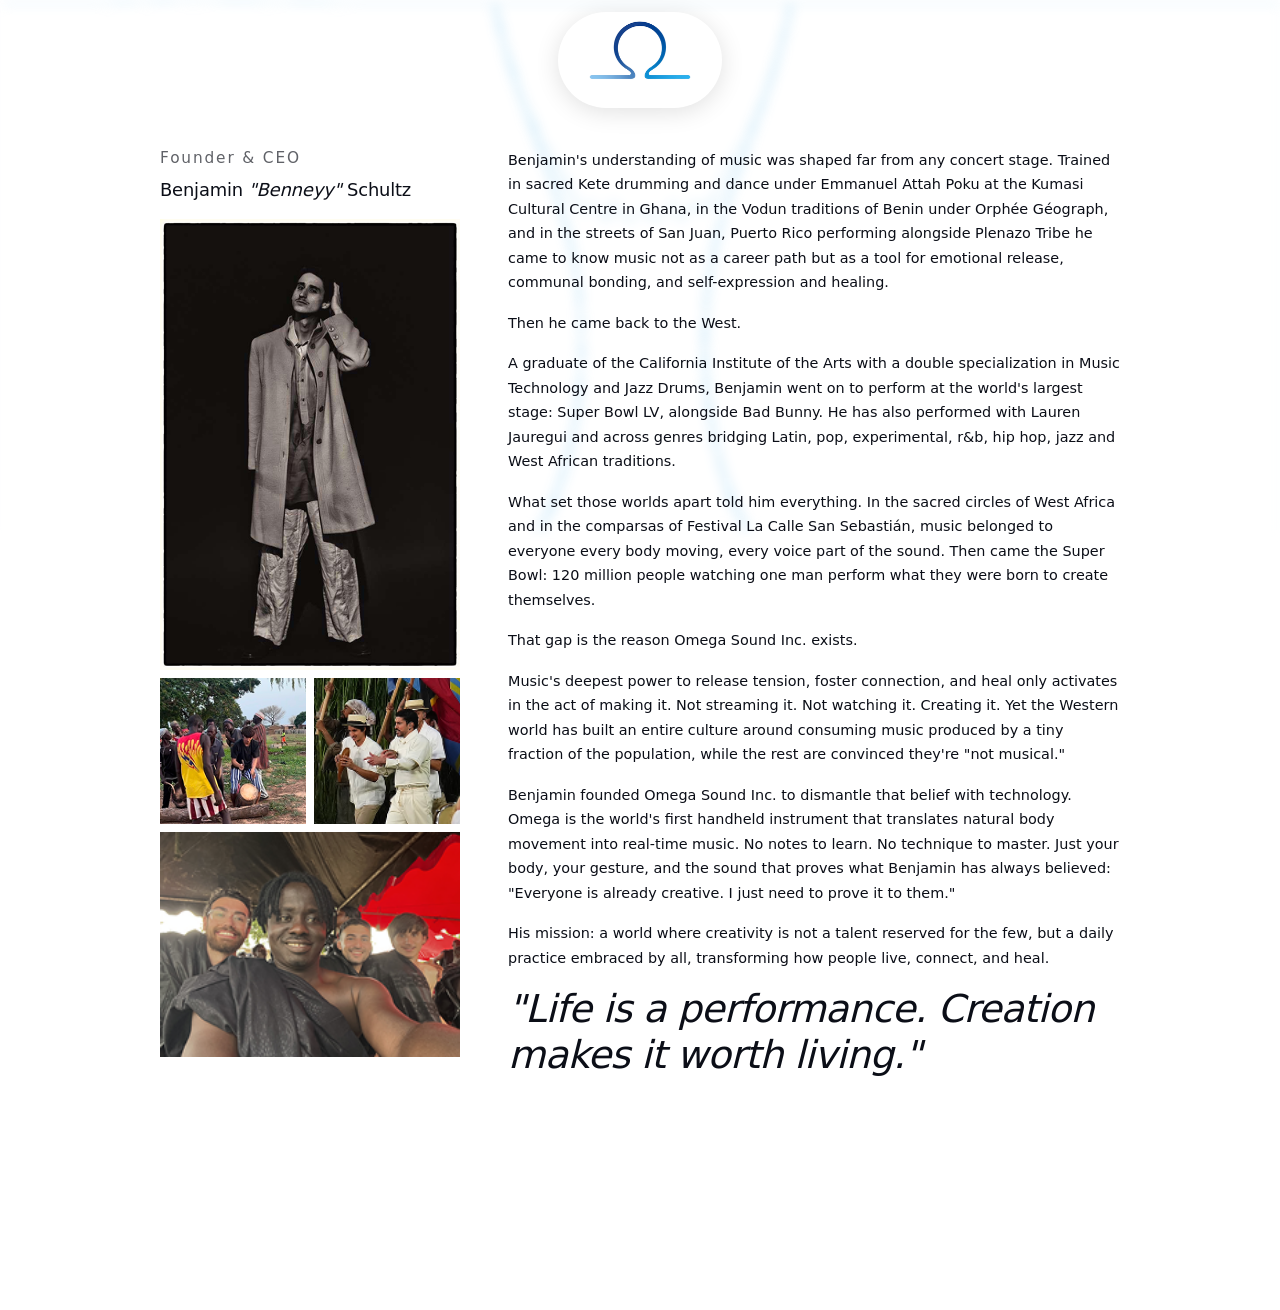
<file: about.html>
<!DOCTYPE html>
<html lang="en">
<head>
  <meta charset="UTF-8">
  <meta name="viewport" content="width=device-width, initial-scale=1.0">
  <title>About — Omega Sound Inc.</title>
  <meta name="description" content="Benjamin 'Benneyy' Schultz — Founder & CEO of Omega Sound Inc.">

  <link rel="stylesheet" href="css/base.css?v=25">
  <link rel="stylesheet" href="css/hero.css?v=22">
  <link rel="stylesheet" href="css/about.css?v=20">
</head>

<body class="about-page">

  <!-- Background canvas — traced pattern, covers full viewport, reveals on load. -->
  <div id="about-bg-top" aria-hidden="true"></div>

  <!-- ── Site banner — pill collapses to logo, expands on hover ── -->
  <header class="site-banner is-fixed" role="banner">
    <div class="hero__logo-group">
      <div class="hero__logo-socials" aria-hidden="true">
        <a href="https://www.instagram.com/omegasound/" class="hero__social-link" aria-label="Instagram" target="_blank" rel="noopener noreferrer">
          <img src="assets/instagram.png" alt="Instagram" draggable="false">
        </a>
        <a href="https://www.linkedin.com/company/omegasound/about/?viewAsMember=true" class="hero__social-link" aria-label="LinkedIn" target="_blank" rel="noopener noreferrer">
          <img src="assets/linkedin.png" alt="LinkedIn" draggable="false">
        </a>
        <a href="https://www.youtube.com/@OmegaSoundInc" class="hero__social-link" aria-label="YouTube" target="_blank" rel="noopener noreferrer">
          <img src="assets/youtube.png" alt="YouTube" draggable="false">
        </a>
      </div>
      <a class="hero__logo" href="index.html" aria-label="Omega Sound — home">
        <img src="assets/omega_logo.png" alt="Omega Sound" draggable="false">
      </a>
      <nav class="hero__logo-nav" aria-label="Site navigation">
        <a href="demo.html" class="hero__logo-nav-item">Demo</a>
        <a href="about.html" class="hero__logo-nav-item" aria-current="page">About</a>
        <a href="blog.html" class="hero__logo-nav-item">Blog</a>
      </nav>
    </div>
  </header>

  <!-- ── Page content ───────────────────────────────────────────── -->
  <main class="about-wrap">

    <!-- Two-column grid -->
    <div class="about-grid">

      <!-- Left column: labels + photos -->
      <div class="about-left">

        <p class="about-role">Founder &amp; CEO</p>
        <p class="about-name">Benjamin <em>"Benneyy"</em> Schultz</p>

        <!-- Main portrait -->
        <img
          class="about-photo-main"
          src="assets/about/WhatsApp%20Image%202026-05-01%20at%2010.24.20%201.png"
          alt="Benjamin Schultz"
          draggable="false"
        >

        <!-- Two side-by-side photos -->
        <div class="about-photo-pair">
          <img
            src="assets/about/IMG_0932%201.png"
            alt=""
            role="presentation"
            draggable="false"
          >
          <img
            src="assets/about/IMG_1394%201.png"
            alt=""
            role="presentation"
            draggable="false"
          >
        </div>

        <!-- Bottom photo — stays in left column -->
        <img
          class="about-photo-bottom"
          src="assets/about/IMG_9838%201.png"
          alt=""
          role="presentation"
          draggable="false"
        >

      </div>

      <!-- Right column: biography -->
      <div class="about-right">

        <p>Benjamin's understanding of music was shaped far from any concert stage. Trained in sacred Kete drumming and dance under Emmanuel Attah Poku at the Kumasi Cultural Centre in Ghana, in the Vodun traditions of Benin under Orphée Géograph, and in the streets of San Juan, Puerto Rico performing alongside Plenazo Tribe he came to know music not as a career path but as a tool for emotional release, communal bonding, and self-expression and healing.</p>

        <p>Then he came back to the West.</p>

        <p>A graduate of the California Institute of the Arts with a double specialization in Music Technology and Jazz Drums, Benjamin went on to perform at the world's largest stage: Super Bowl LV, alongside Bad Bunny. He has also performed with Lauren Jauregui and across genres bridging Latin, pop, experimental, r&amp;b, hip hop, jazz and West African traditions.</p>

        <p>What set those worlds apart told him everything. In the sacred circles of West Africa and in the comparsas of Festival La Calle San Sebastián, music belonged to everyone every body moving, every voice part of the sound. Then came the Super Bowl: 120 million people watching one man perform what they were born to create themselves.</p>

        <p>That gap is the reason Omega Sound Inc. exists.</p>

        <p>Music's deepest power to release tension, foster connection, and heal only activates in the act of making it. Not streaming it. Not watching it. Creating it. Yet the Western world has built an entire culture around consuming music produced by a tiny fraction of the population, while the rest are convinced they're "not musical."</p>

        <p>Benjamin founded Omega Sound Inc. to dismantle that belief with technology. Omega is the world's first handheld instrument that translates natural body movement into real-time music. No notes to learn. No technique to master. Just your body, your gesture, and the sound that proves what Benjamin has always believed: "Everyone is already creative. I just need to prove it to them."</p>

        <p>His mission: a world where creativity is not a talent reserved for the few, but a daily practice embraced by all, transforming how people live, connect, and heal.</p>

        <blockquote class="about-quote">
          "Life is a performance. Creation makes it worth living."
        </blockquote>

      </div>

    </div>

  </main>

  <!-- omega_form_bg_traced.js must load before about_bg.js (exposes initOmegaFormBg) -->
  <script src="js/omega_form_bg_traced.js"></script>
  <script src="js/about_bg.js"></script>
  <script src="js/omega_logo_home.js?v=20"></script>

</body>
</html>
</file>
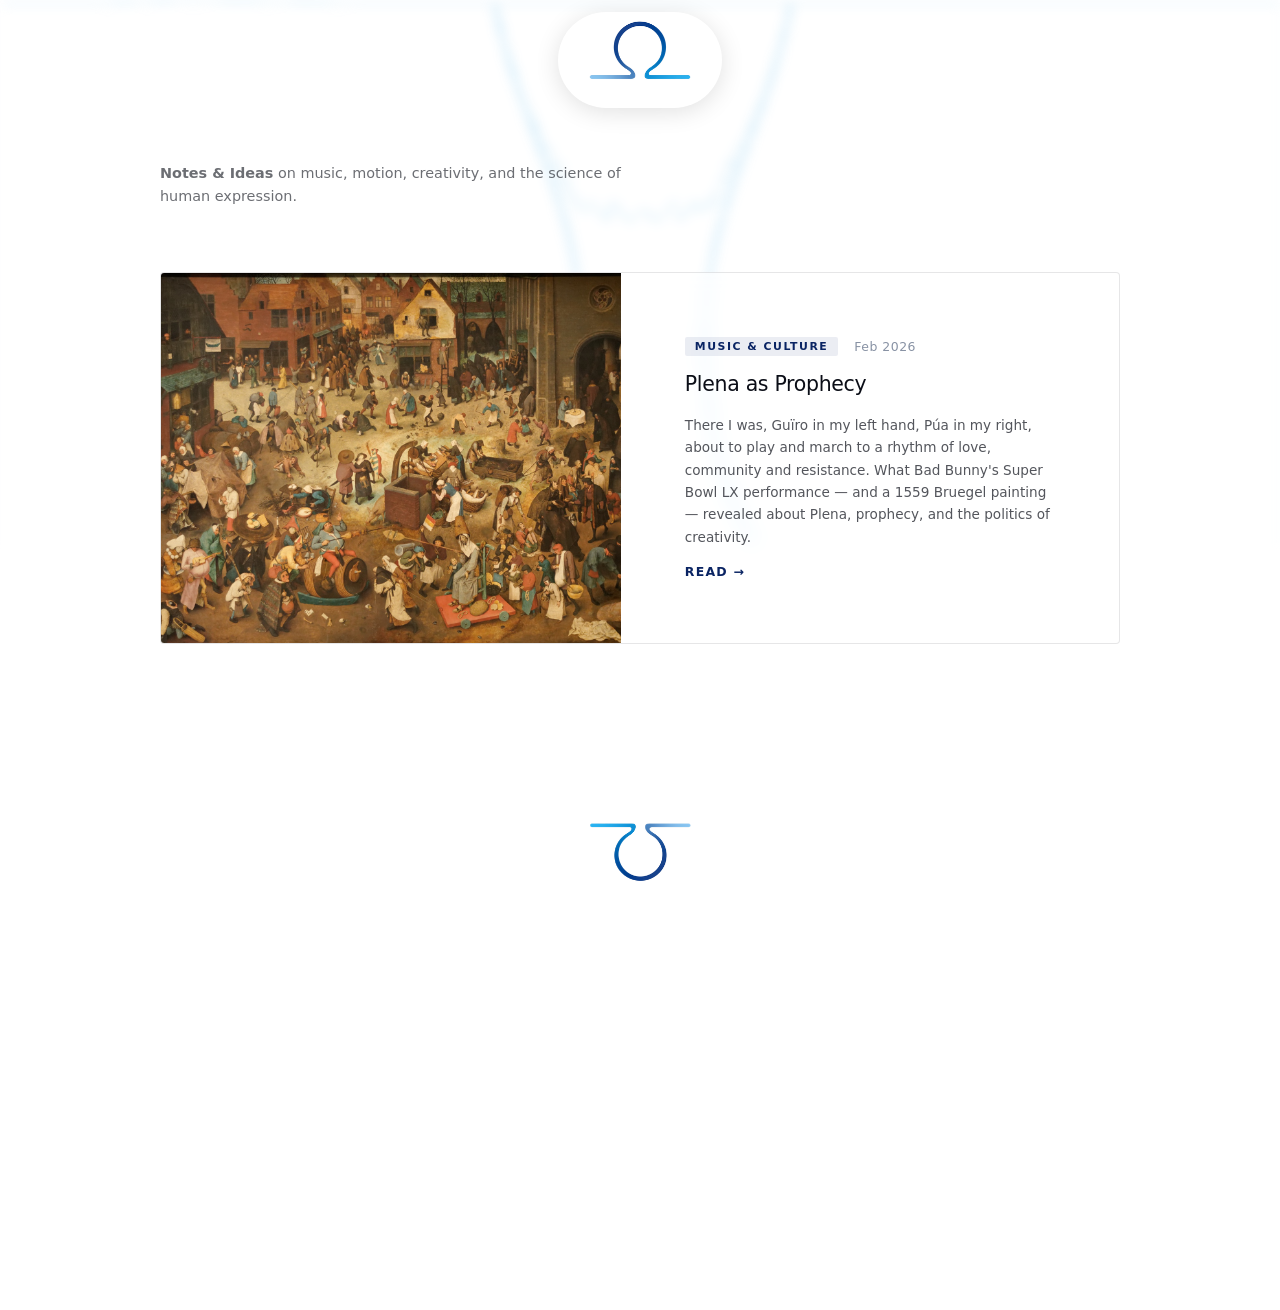
<file: blog.html>
<!DOCTYPE html>
<html lang="en">
<head>
  <meta charset="UTF-8">
  <meta name="viewport" content="width=device-width, initial-scale=1.0">
  <title>Blog — Omega Sound Inc.</title>
  <meta name="description" content="Thoughts on music, creativity, technology, and the science of human expression from Omega Sound Inc.">

  <link rel="stylesheet" href="css/base.css?v=25">
  <link rel="stylesheet" href="css/hero.css?v=22">
  <link rel="stylesheet" href="css/blog.css?v=25">
</head>

<body class="blog-page">

  <!-- Background canvas — same traced pattern as About page -->
  <div id="about-bg-top" aria-hidden="true"></div>

  <!-- ── Site banner — pill collapses to logo, expands on hover ── -->
  <header class="site-banner is-fixed" role="banner">
    <div class="hero__logo-group">
      <div class="hero__logo-socials" aria-hidden="true">
        <a href="https://www.instagram.com/omegasound/" class="hero__social-link" aria-label="Instagram" target="_blank" rel="noopener noreferrer">
          <img src="assets/instagram.png" alt="Instagram" draggable="false">
        </a>
        <a href="https://www.linkedin.com/company/omegasound/about/?viewAsMember=true" class="hero__social-link" aria-label="LinkedIn" target="_blank" rel="noopener noreferrer">
          <img src="assets/linkedin.png" alt="LinkedIn" draggable="false">
        </a>
        <a href="https://www.youtube.com/@OmegaSoundInc" class="hero__social-link" aria-label="YouTube" target="_blank" rel="noopener noreferrer">
          <img src="assets/youtube.png" alt="YouTube" draggable="false">
        </a>
      </div>
      <a class="hero__logo" href="index.html" aria-label="Omega Sound — home">
        <img src="assets/omega_logo.png" alt="Omega Sound" draggable="false">
      </a>
      <nav class="hero__logo-nav" aria-label="Site navigation">
        <a href="demo.html" class="hero__logo-nav-item">Demo</a>
        <a href="about.html" class="hero__logo-nav-item">About</a>
        <a href="blog.html" class="hero__logo-nav-item" aria-current="page">Blog</a>
      </nav>
    </div>
  </header>

  <!-- ── Page content ───────────────────────────────────────────── -->
  <main class="blog-wrap">

    <header class="blog-header">
      <h1 class="blog-title"><strong>Notes &amp; Ideas</strong> on music, motion, creativity, and the science of human expression.</h1>
    </header>

    <div class="blog-grid">

      <!-- ── Plena as Prophecy — first published blog ── -->
      <article class="blog-card blog-card--featured">
        <div class="blog-card__img">
          <img src="assets/blog/plena-as-prophecy/07-bruegel-painting.jpg" alt="Pieter Bruegel the Elder, The Fight Between Carnival and Lent, 1559 — compared to Bad Bunny's Super Bowl LX performance" draggable="false">
        </div>
        <div class="blog-card__body">
          <div class="blog-card__meta">
            <span class="blog-card__tag">Music &amp; Culture</span>
            <time class="blog-card__date" datetime="2026-02-01">Feb 2026</time>
          </div>
          <h2 class="blog-card__title">Plena as Prophecy</h2>
          <p class="blog-card__excerpt">There I was, Guïro in my left hand, Púa in my right, about to play and march to a rhythm of love, community and resistance. What Bad Bunny's Super Bowl LX performance — and a 1559 Bruegel painting — revealed about Plena, prophecy, and the politics of creativity.</p>
          <a href="plena-as-prophecy.html" class="blog-card__read" aria-label="Read: Plena as Prophecy">Read →</a>
        </div>
      </article>

    </div>

  </main>

  <footer class="blog-footer">
    <div class="blog-footer__logo-group">
      <span class="blog-footer__left" aria-hidden="true">© 2026 Omega Sound Inc.</span>
      <div class="blog-footer__logo">
        <img src="assets/omega_logo.png" alt="Omega Sound" draggable="false">
      </div>
      <span class="blog-footer__right" aria-hidden="true">All rights reserved.</span>
    </div>
  </footer>

  <script src="js/omega_form_bg_traced.js"></script>
  <script src="js/about_bg.js"></script>
  <script src="js/omega_logo_home.js?v=20"></script>

</body>
</html>
</file>
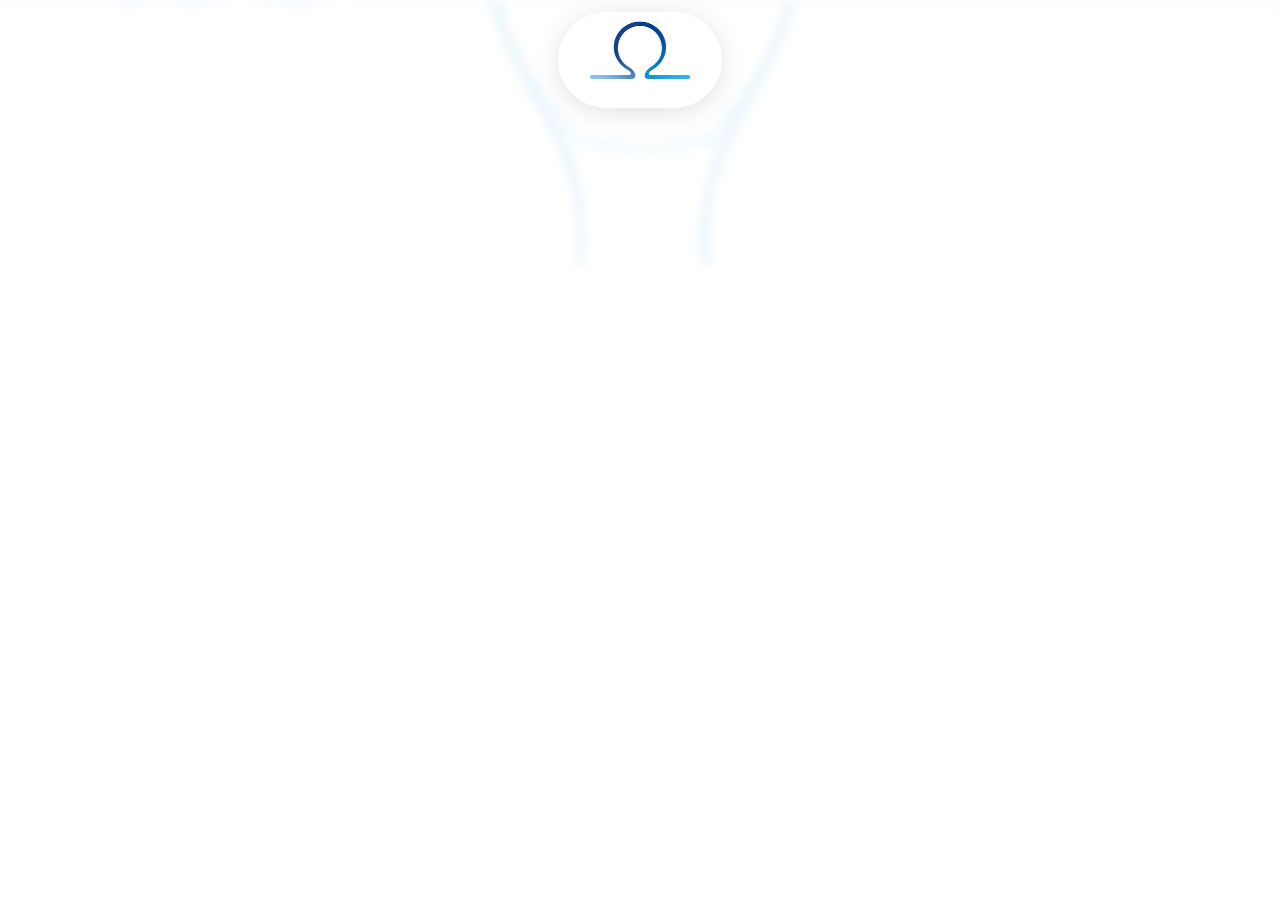
<file: demo.html>
<!DOCTYPE html>
<html lang="en">
<head>
  <meta charset="UTF-8">
  <meta name="viewport" content="width=device-width, initial-scale=1.0">
  <title>Demo — Omega Sound</title>
  <meta name="description" content="See Omega in action.">

  <link rel="stylesheet" href="css/base.css?v=25">
  <link rel="stylesheet" href="css/hero.css?v=22">
  <link rel="stylesheet" href="css/demo.css?v=22">
  <link rel="stylesheet" href="css/popup.css?v=20">
</head>

<body class="demo-page">

  <!-- Background canvas — same traced pattern as About / Blog pages -->
  <div id="about-bg-top" aria-hidden="true"></div>

  <!-- ── Site banner — pill collapses to logo, expands on hover ── -->
  <header class="site-banner is-fixed" role="banner">
    <div class="hero__logo-group">
      <div class="hero__logo-socials" aria-hidden="true">
        <a href="https://www.instagram.com/omegasound/" class="hero__social-link" aria-label="Instagram" target="_blank" rel="noopener noreferrer">
          <img src="assets/instagram.png" alt="Instagram" draggable="false">
        </a>
        <a href="https://www.linkedin.com/company/omegasound/about/?viewAsMember=true" class="hero__social-link" aria-label="LinkedIn" target="_blank" rel="noopener noreferrer">
          <img src="assets/linkedin.png" alt="LinkedIn" draggable="false">
        </a>
        <a href="https://www.youtube.com/@OmegaSoundInc" class="hero__social-link" aria-label="YouTube" target="_blank" rel="noopener noreferrer">
          <img src="assets/youtube.png" alt="YouTube" draggable="false">
        </a>
      </div>
      <a class="hero__logo" href="index.html" aria-label="Omega Sound — home">
        <img src="assets/omega_logo.png" alt="Omega Sound" draggable="false">
      </a>
      <nav class="hero__logo-nav" aria-label="Site navigation">
        <a href="demo.html" class="hero__logo-nav-item" aria-current="page">Demo</a>
        <a href="about.html" class="hero__logo-nav-item">About</a>
        <a href="blog.html" class="hero__logo-nav-item">Blog</a>
      </nav>
    </div>
  </header>

  <!-- ── Demo video ──────────────────────────────────────────────── -->
  <main class="demo-main">
    <!--
      YouTube embed — portrait 9:16 reel.
      autoplay=1  — starts immediately.
      mute=1      — required by browsers for autoplay; viewer can unmute via controls.
      loop=1      — replays automatically (playlist= required by YouTube for loop).
      rel=0       — no related videos at end.
    -->
    <div class="demo-reel-wrap">
      <iframe
        class="demo-reel"
        src="https://www.youtube.com/embed/gSnGL5n2MnU?autoplay=1&mute=1&loop=1&playlist=gSnGL5n2MnU&rel=0&playsinline=1"
        title="Omega Sound Demo"
        allow="autoplay; fullscreen; picture-in-picture"
        allowfullscreen
        frameborder="0"
      ></iframe>
    </div>
  </main>

  <!-- omega_popup.js — pre-order modal, always fires after 5 s on this page -->
  <script>
    sessionStorage.removeItem('omega_popup_shown');
    window.OMEGA_POPUP_DELAY = 5000;
  </script>
  <script src="js/omega_popup.js"></script>
  <script src="js/omega_form_bg_traced.js"></script>
  <script src="js/about_bg.js"></script>
  <script src="js/omega_logo_home.js?v=20"></script>

</body>
</html>
</file>
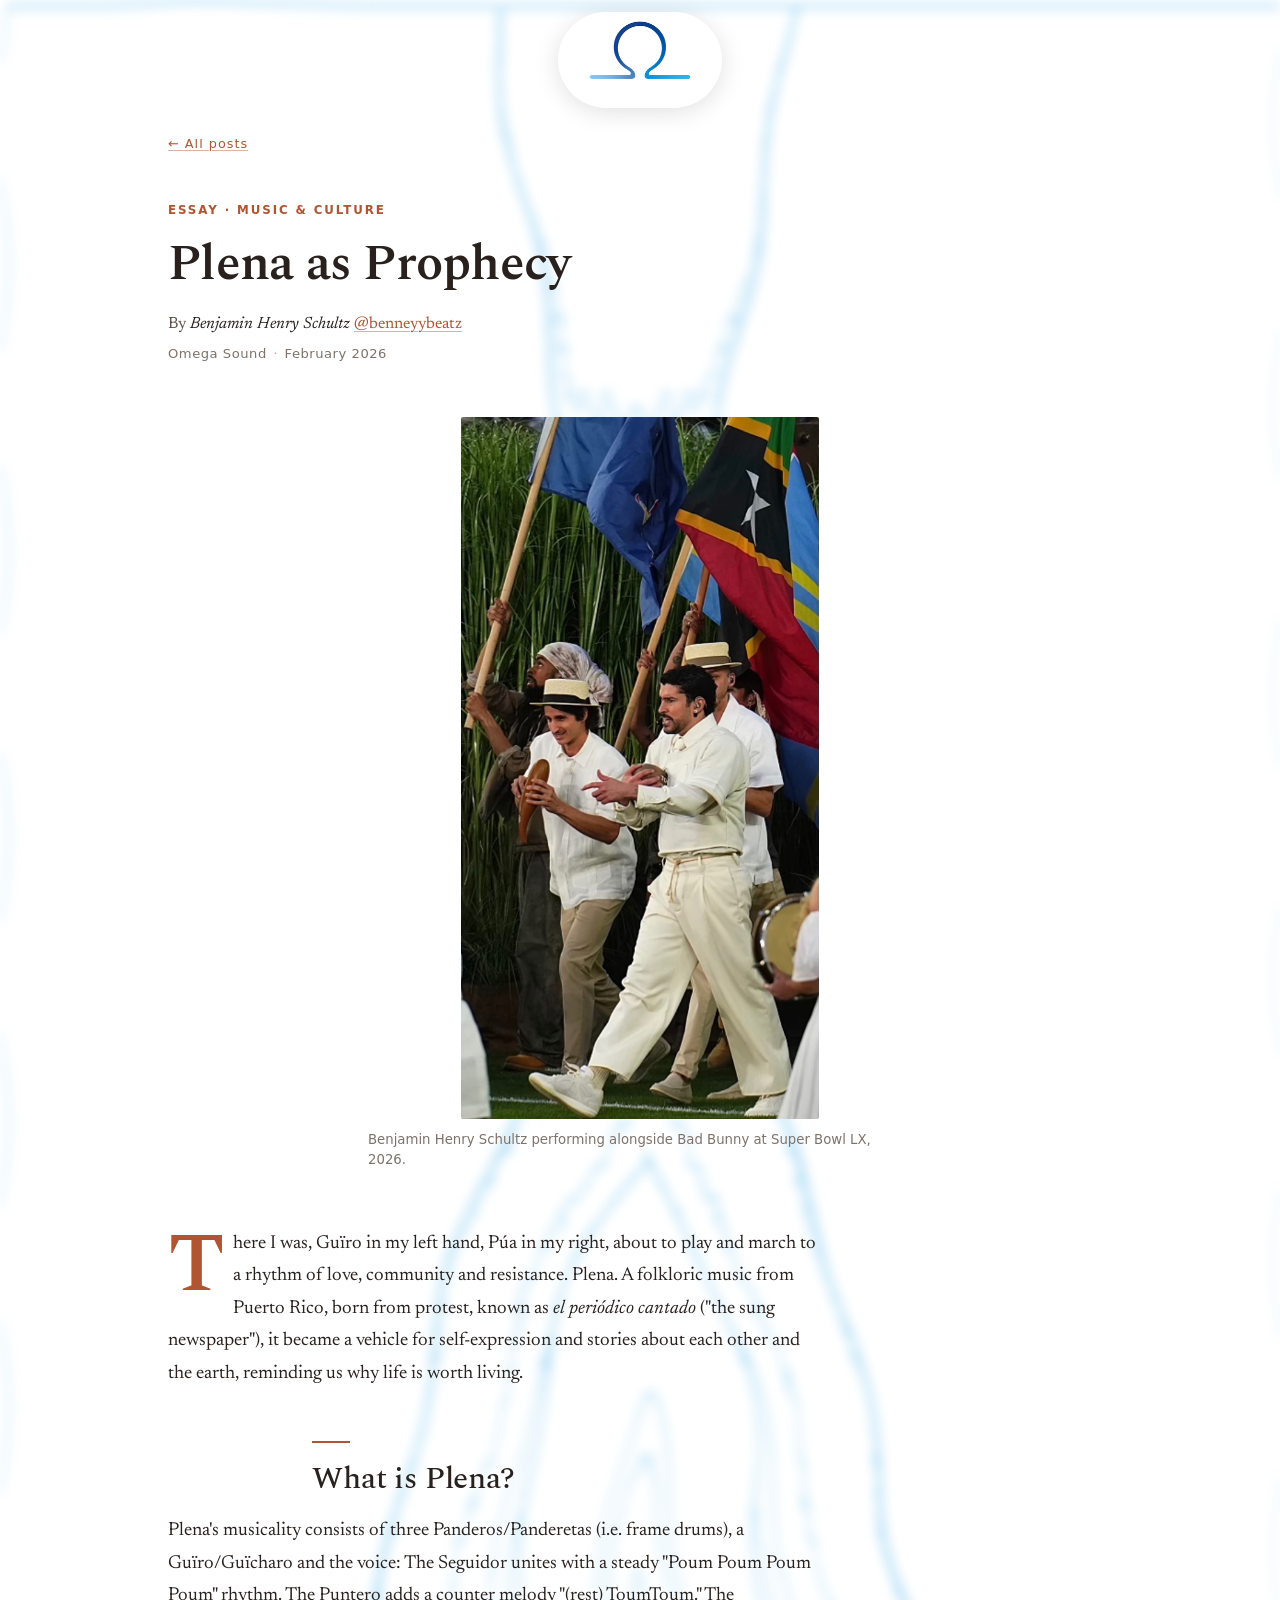
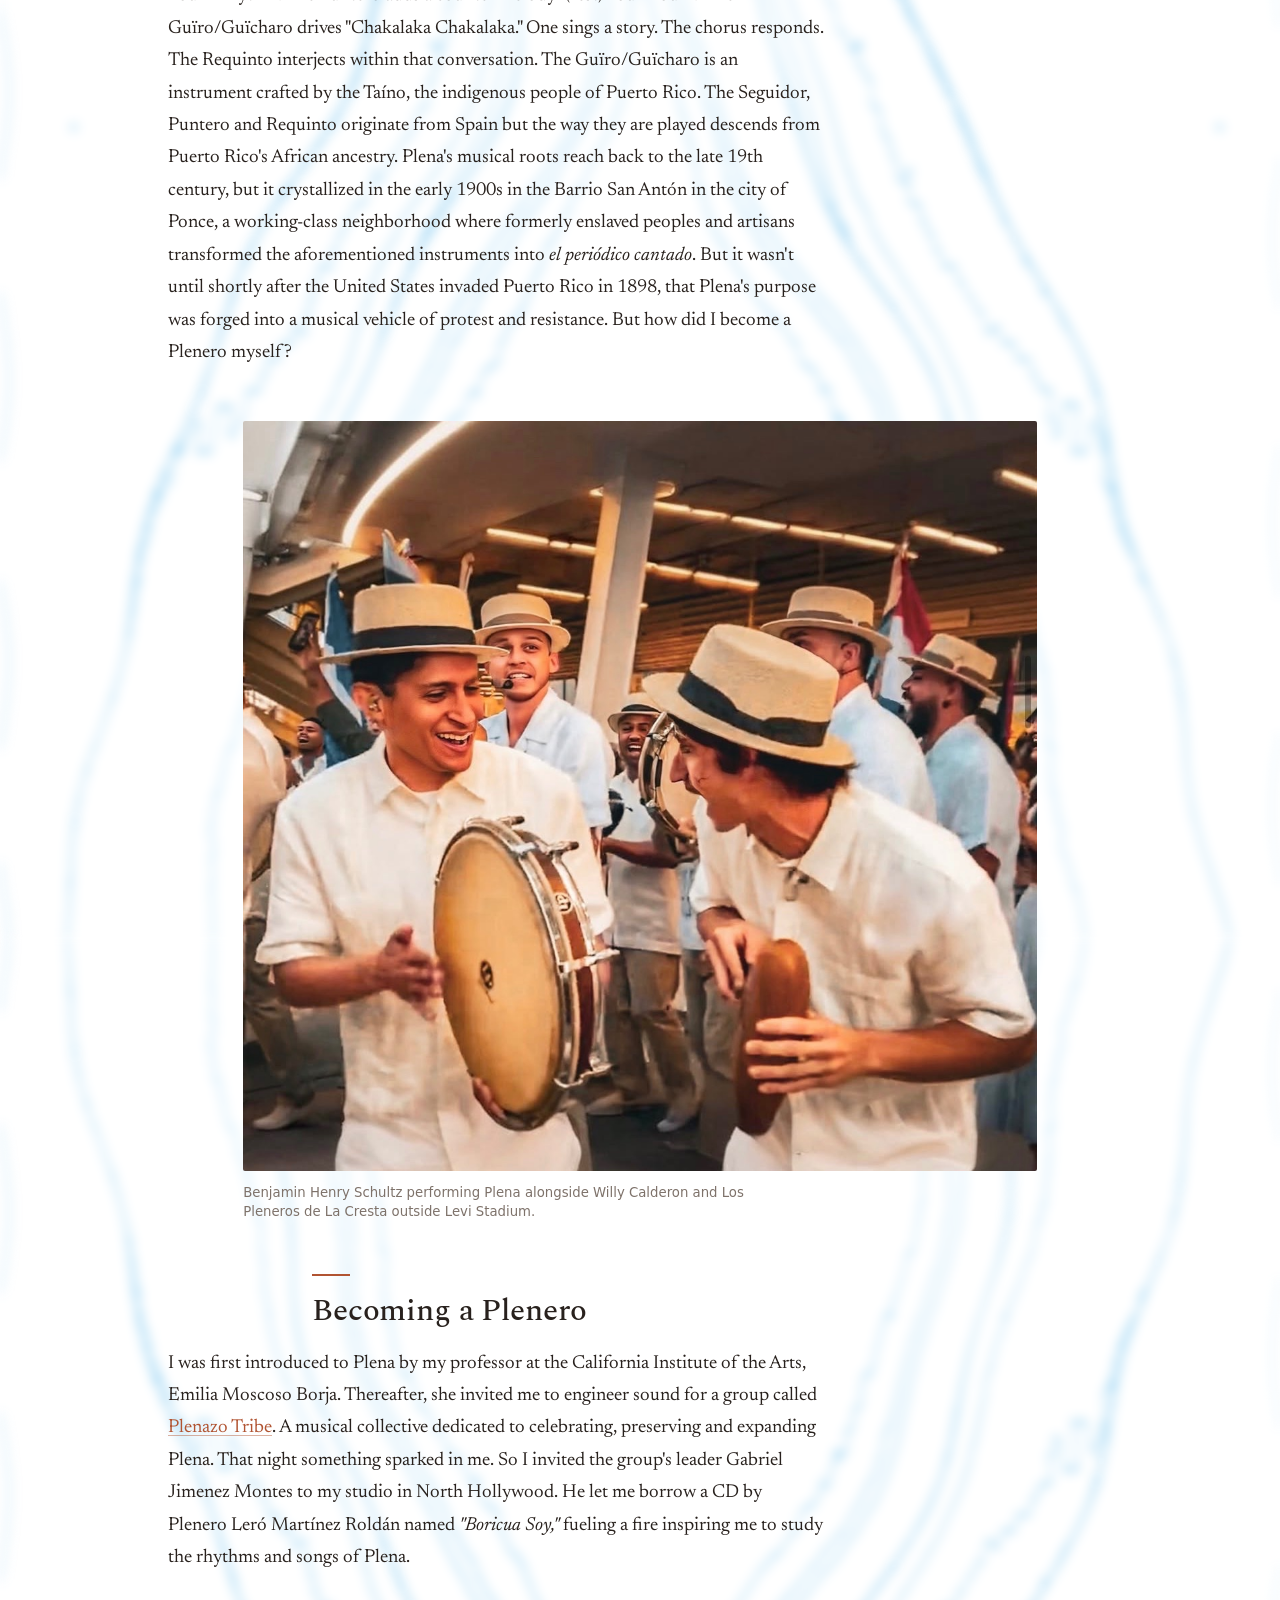
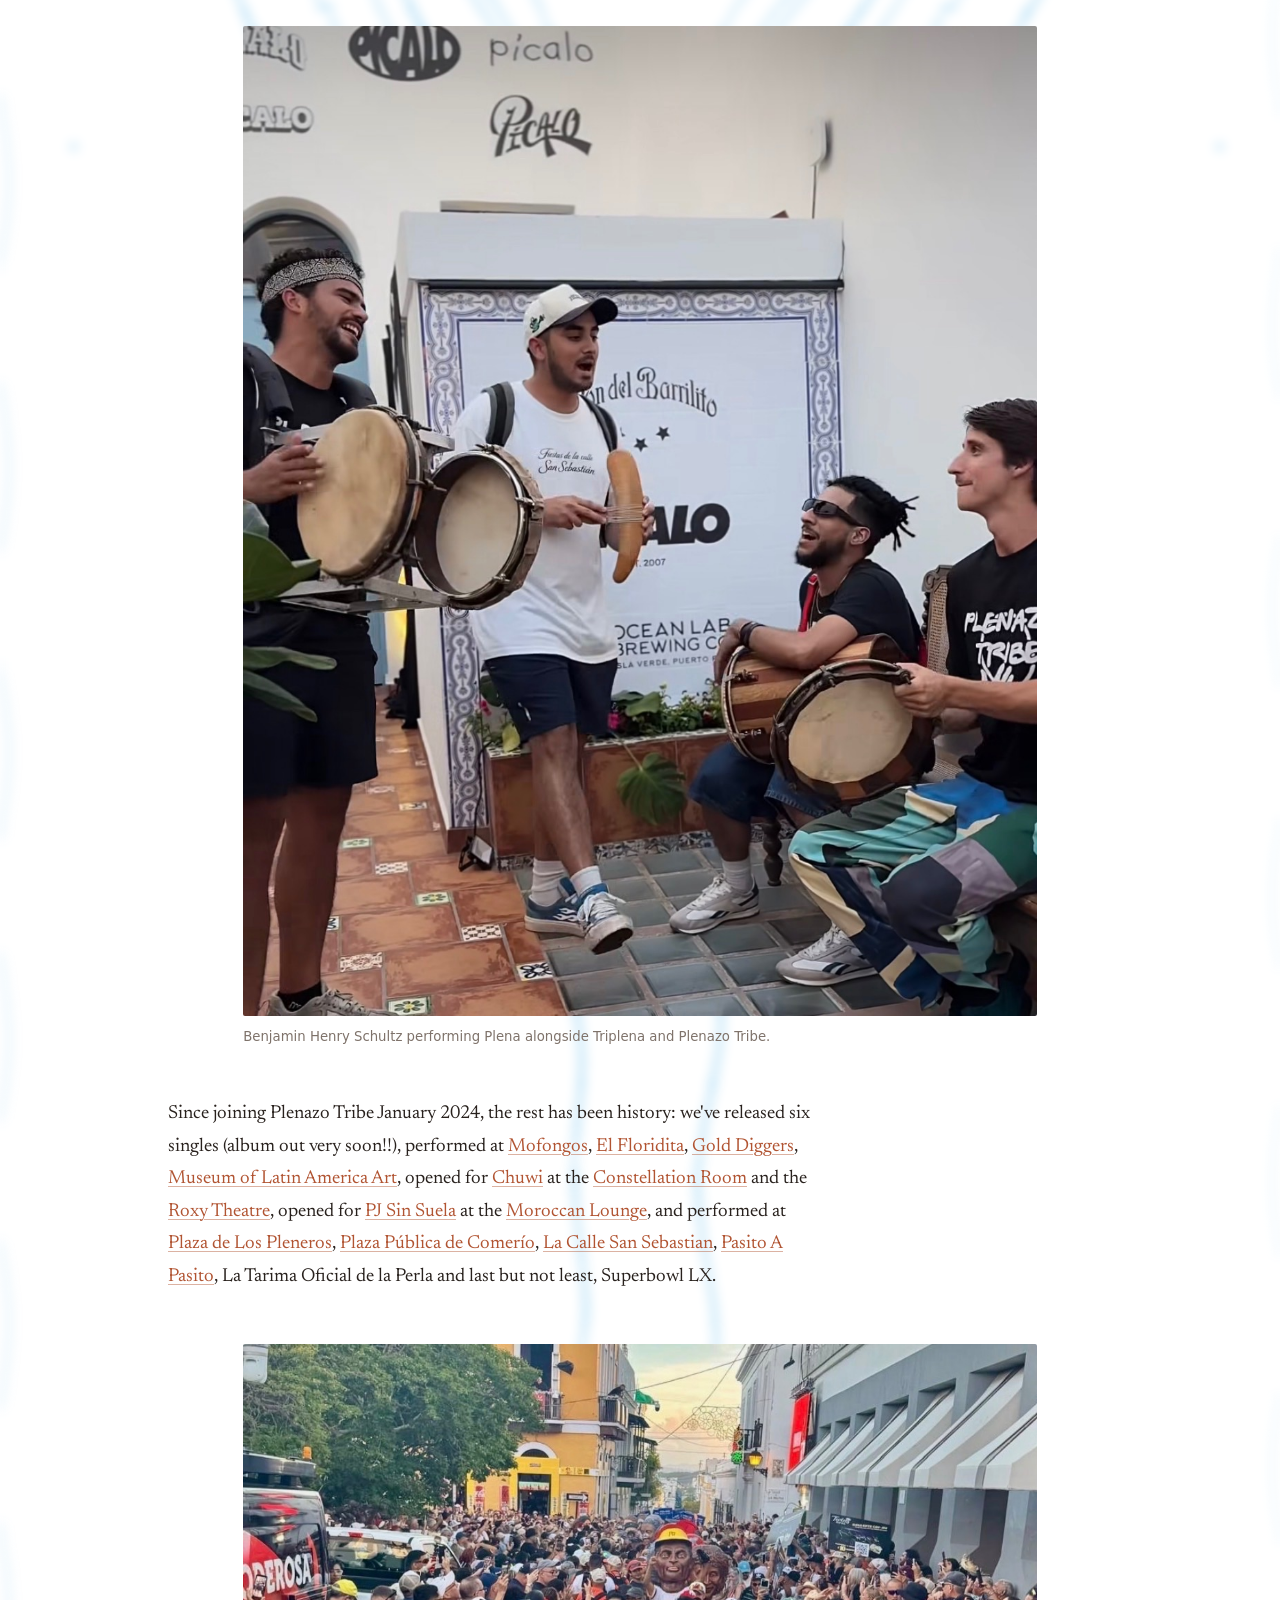
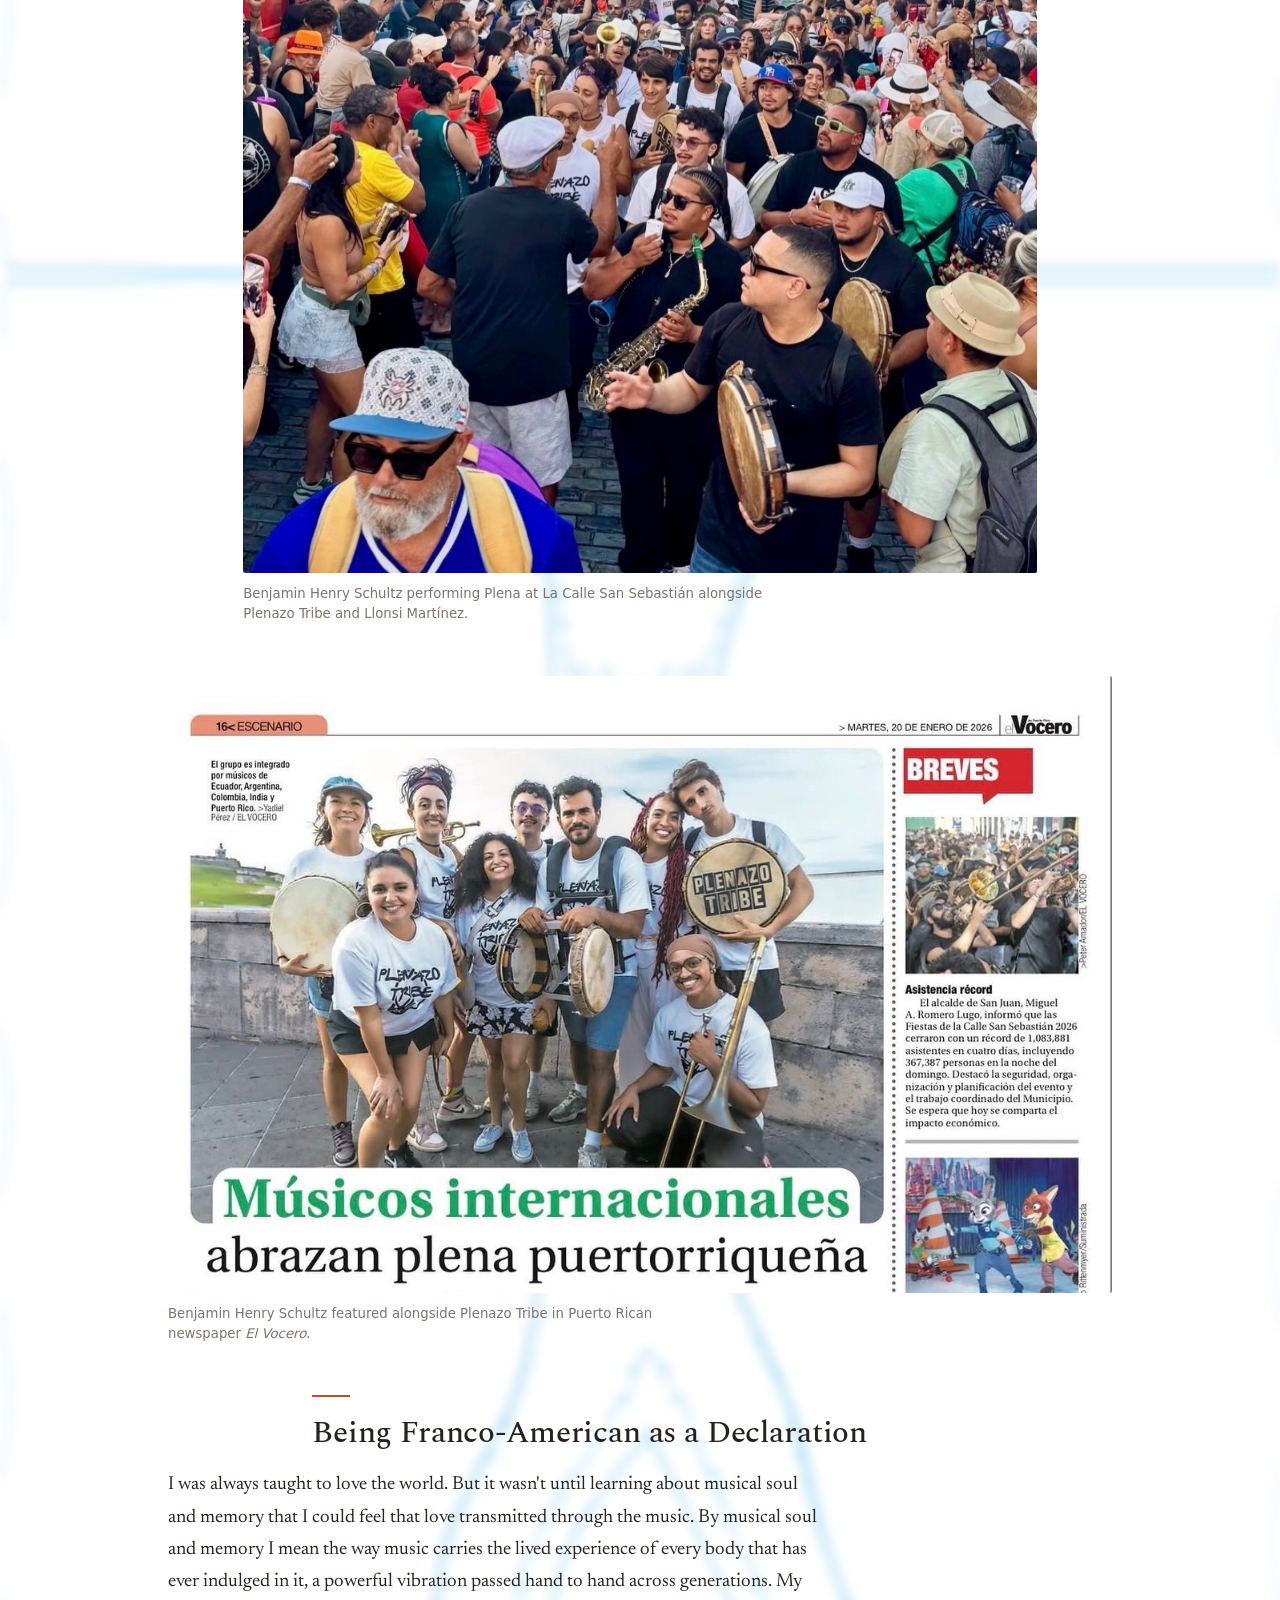
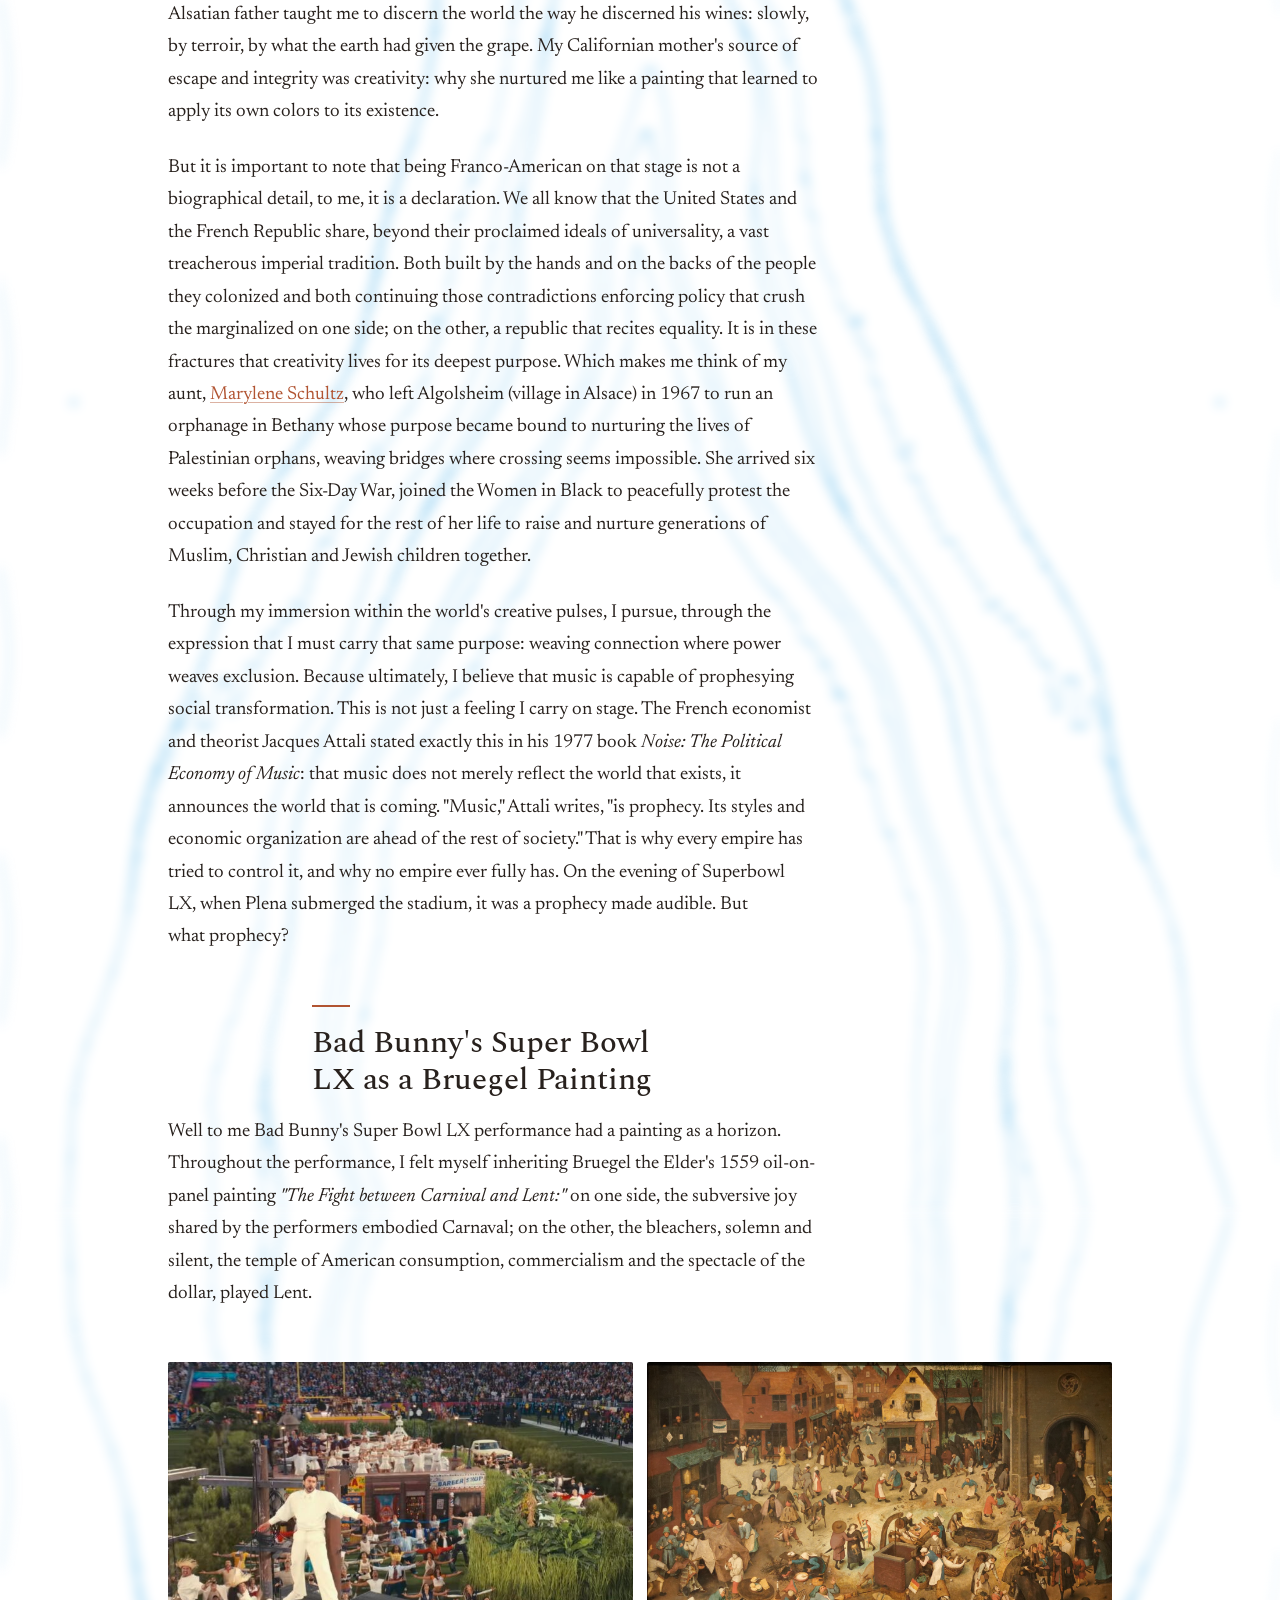
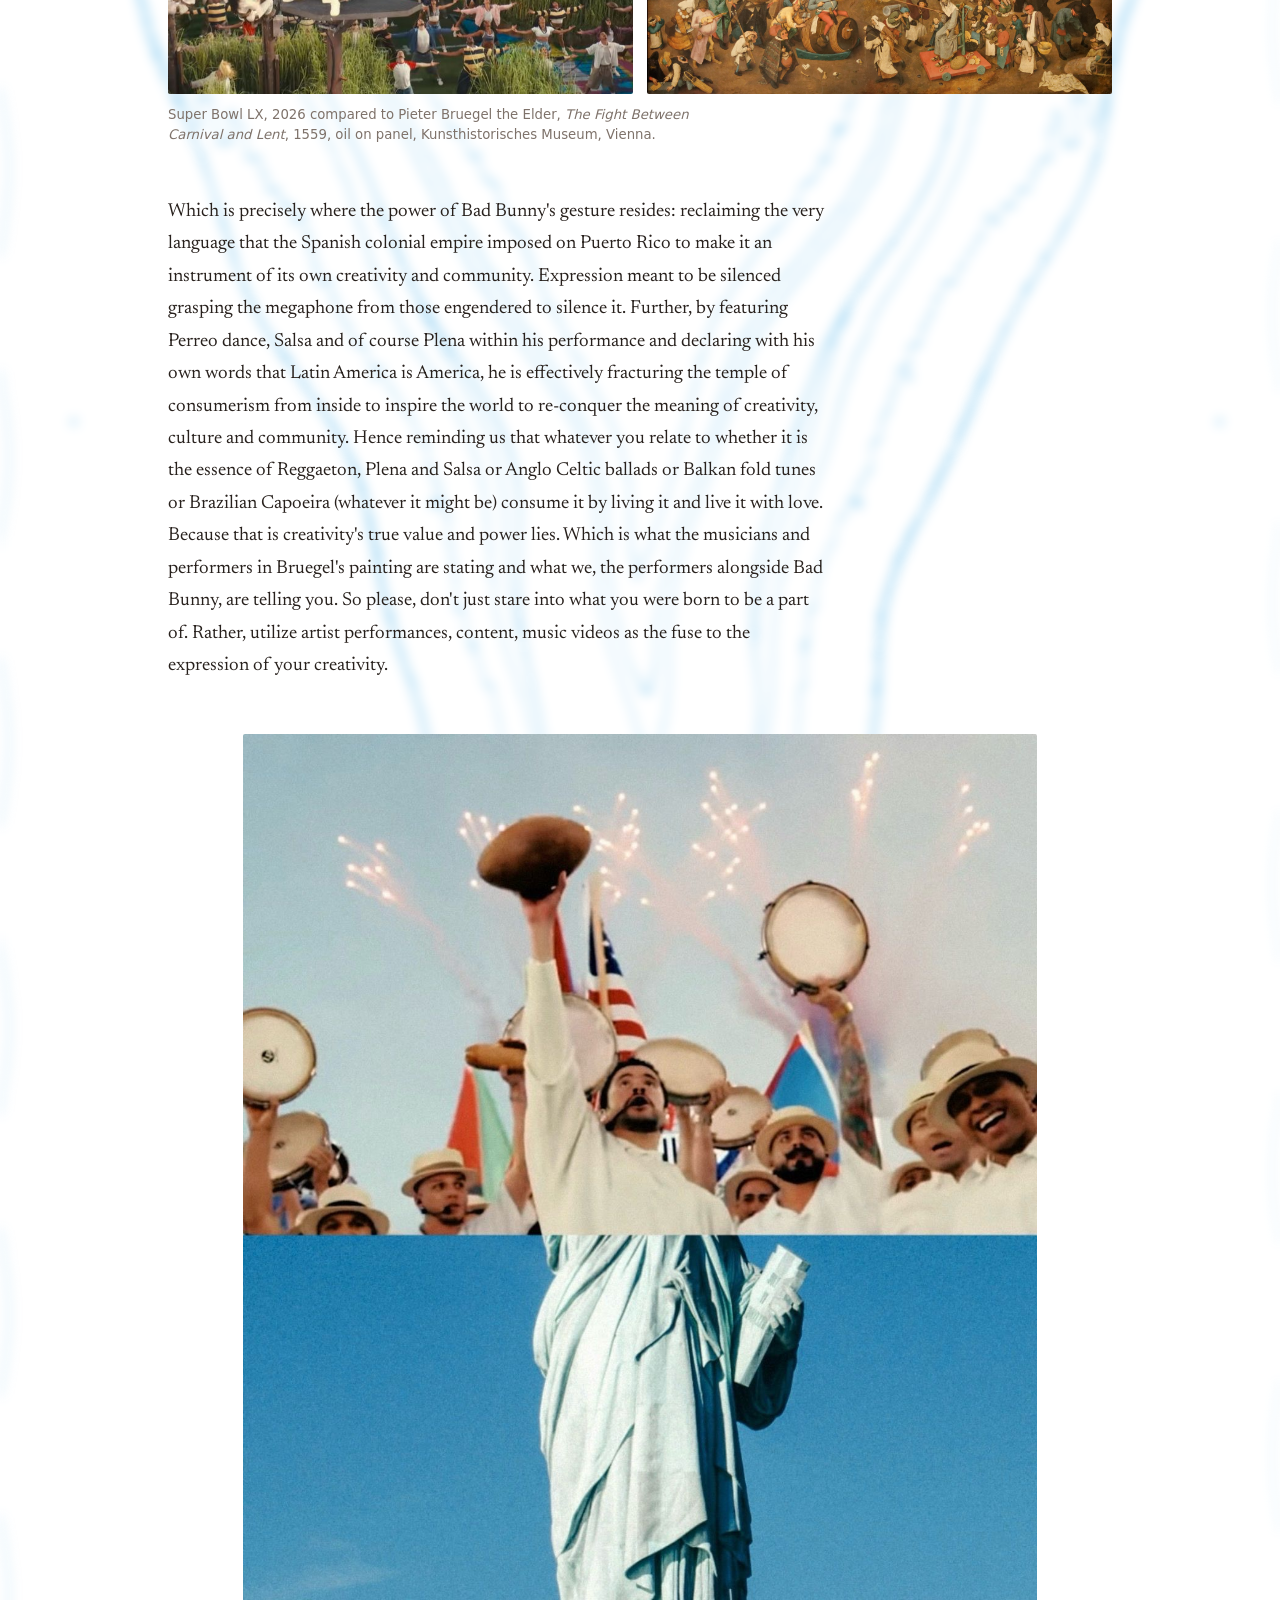
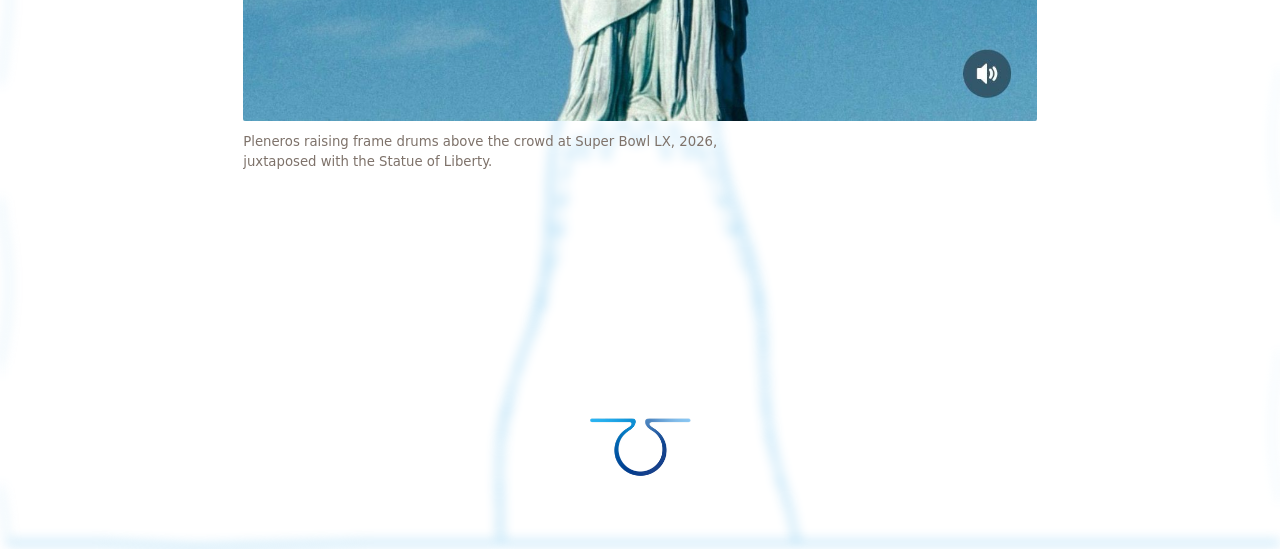
<file: plena-as-prophecy.html>
<!DOCTYPE html>
<html lang="en" data-direction="magazine">
<head>
  <meta charset="UTF-8">
  <meta name="viewport" content="width=device-width, initial-scale=1.0">

  <title>Plena as Prophecy — Omega Sound</title>
  <meta name="description" content="Benjamin Henry Schultz on Plena, Bad Bunny's Super Bowl LX halftime show, and why music prophesies social transformation.">
  <meta name="author" content="Benjamin Henry Schultz">
  <meta name="keywords" content="Plena, Bad Bunny, Super Bowl LX, Puerto Rico, Bruegel, Plenazo Tribe, Benjamin Henry Schultz, Omega Sound, music and politics, folkloric music, Taíno, el periódico cantado, Jacques Attali">
  <meta property="og:type" content="article">
  <meta property="og:title" content="Plena as Prophecy">
  <meta property="og:description" content="Benjamin Henry Schultz on Plena, Bad Bunny's Super Bowl LX halftime show, and why music prophesies social transformation.">
  <meta property="og:image" content="assets/blog/plena-as-prophecy/01-superbowl-bad-bunny.jpg">
  <meta property="og:site_name" content="Omega Sound">
  <meta name="twitter:card" content="summary_large_image">

  <link rel="preconnect" href="https://fonts.googleapis.com">
  <link rel="preconnect" href="https://fonts.gstatic.com" crossorigin>
  <link href="https://fonts.googleapis.com/css2?family=Newsreader:ital,opsz,wght@0,6..72,400;0,6..72,500;0,6..72,600;1,6..72,400;1,6..72,500&family=Spectral:ital,wght@0,400;0,500;0,600;1,400;1,500&family=Spline+Sans+Mono:wght@400;500;600&display=swap" rel="stylesheet">

  <link rel="stylesheet" href="css/base.css?v=25">
  <link rel="stylesheet" href="css/hero.css?v=22">
  <link rel="stylesheet" href="css/plena-as-prophecy.css?v=21">
</head>
<body class="blog-article-page">

  <!-- Background — two stacked instances covering full page height -->
  <div id="article-bg-wrap" aria-hidden="true"></div>

  <!-- ── Site banner — pill collapses to logo, expands on hover ── -->
  <header class="site-banner is-fixed" role="banner">
    <div class="hero__logo-group">
      <div class="hero__logo-socials" aria-hidden="true">
        <a href="https://www.instagram.com/omegasound/" class="hero__social-link" aria-label="Instagram" target="_blank" rel="noopener noreferrer">
          <img src="assets/instagram.png" alt="Instagram" draggable="false">
        </a>
        <a href="https://www.linkedin.com/company/omegasound/about/?viewAsMember=true" class="hero__social-link" aria-label="LinkedIn" target="_blank" rel="noopener noreferrer">
          <img src="assets/linkedin.png" alt="LinkedIn" draggable="false">
        </a>
        <a href="https://www.youtube.com/@OmegaSoundInc" class="hero__social-link" aria-label="YouTube" target="_blank" rel="noopener noreferrer">
          <img src="assets/youtube.png" alt="YouTube" draggable="false">
        </a>
      </div>
      <a class="hero__logo" href="index.html" aria-label="Omega Sound — home">
        <img src="assets/omega_logo.png" alt="Omega Sound" draggable="false">
      </a>
      <nav class="hero__logo-nav" aria-label="Site navigation">
        <a href="demo.html" class="hero__logo-nav-item">Demo</a>
        <a href="about.html" class="hero__logo-nav-item">About</a>
        <a href="blog.html" class="hero__logo-nav-item" aria-current="page">Blog</a>
      </nav>
    </div>
  </header>

  <!-- ── Article ───────────────────────────────────────────────── -->
  <main>
    <article class="article">

      <a href="blog.html" class="article-back">← All posts</a>

      <!-- Masthead -->
      <header class="masthead">
        <p class="kicker">Essay · Music &amp; Culture</p>
        <h1 class="title">Plena as Prophecy</h1>
        <p class="byline">By <span class="author">Benjamin Henry Schultz</span> <a class="handle" href="https://www.instagram.com/benneyybeatz/" target="_blank" rel="noopener noreferrer author">@benneyybeatz</a></p>
        <p class="dateline">Omega Sound<span class="dot">·</span>February 2026</p>
      </header>

      <!-- Image 1 — opening -->
      <figure class="lead-figure">
        <img
          src="assets/blog/plena-as-prophecy/01-superbowl-bad-bunny.jpg"
          alt="Benjamin Henry Schultz performing alongside Bad Bunny at Super Bowl LX, 2026."
          loading="eager">
        <figcaption>Benjamin Henry Schultz performing alongside Bad Bunny at Super Bowl LX, 2026.</figcaption>
      </figure>

      <div class="body">

        <p class="lead">There I was, Guïro in my left hand, Púa in my right, about to play and march to a rhythm of love, community and resistance. Plena. A folkloric music from Puerto Rico, born from protest, known as <em>el periódico cantado</em> ("the sung newspaper"), it became a vehicle for self-expression and stories about each other and the earth, reminding us why life is worth living.</p>

        <h2>What is Plena?</h2>

        <p>Plena's musicality consists of three Panderos/Panderetas (i.e. frame drums), a Guïro/Guïcharo and the voice: The Seguidor unites with a steady "Poum Poum Poum Poum" rhythm. The Puntero adds a counter melody "(rest) ToumToum." The Guïro/Guïcharo drives "Chakalaka Chakalaka." One sings a story. The chorus responds. The Requinto interjects within that conversation. The Guïro/Guïcharo is an instrument crafted by the Taíno, the indigenous people of Puerto Rico. The Seguidor, Puntero and Requinto originate from Spain but the way they are played descends from Puerto Rico's African ancestry. Plena's musical roots reach back to the late 19th century, but it crystallized in the early 1900s in the Barrio San Antón in the city of Ponce, a working-class neighborhood where formerly enslaved peoples and artisans transformed the aforementioned instruments into <em>el periódico cantado</em>. But it wasn't until shortly after the United States invaded Puerto Rico in 1898, that Plena's purpose was forged into a musical vehicle of protest and resistance. But how did I become a Plenero myself?</p>

        <!-- Image 2 -->
        <figure class="breakout breakout--sm">
          <img
            src="assets/blog/plena-as-prophecy/02-willy-calderon-levi.jpg"
            alt="Benjamin Henry Schultz performing Plena alongside Willy Calderon and Los Pleneros de La Cresta outside Levi Stadium"
            loading="lazy">
          <figcaption>Benjamin Henry Schultz performing Plena alongside Willy Calderon and Los Pleneros de La Cresta outside Levi Stadium.</figcaption>
        </figure>

        <h2>Becoming a Plenero</h2>

        <p>I was first introduced to Plena by my professor at the California Institute of the Arts, Emilia Moscoso Borja. Thereafter, she invited me to engineer sound for a group called <a href="https://www.instagram.com/plenazotribe/reels/" target="_blank" rel="noopener noreferrer">Plenazo Tribe</a>. A musical collective dedicated to celebrating, preserving and expanding Plena. That night something sparked in me. So I invited the group's leader Gabriel Jimenez Montes to my studio in North Hollywood. He let me borrow a CD by Plenero Leró Martínez Roldán named <em>"Boricua Soy,"</em> fueling a fire inspiring me to study the rhythms and songs of Plena.</p>

        <!-- Image 3 -->
        <figure class="breakout breakout--sm">
          <img
            src="assets/blog/plena-as-prophecy/03-triplena-plenazo.jpg"
            alt="Benjamin Henry Schultz performing Plena alongside Triplena and Plenazo Tribe"
            loading="lazy">
          <figcaption>Benjamin Henry Schultz performing Plena alongside Triplena and Plenazo Tribe.</figcaption>
        </figure>

        <p>Since joining Plenazo Tribe January 2024, the rest has been history: we've released six singles (album out very soon!!), performed at <a href="https://www.instagram.com/mofongosla/" target="_blank" rel="noopener noreferrer">Mofongos</a>, <a href="https://www.instagram.com/el_floridita_hollywood/" target="_blank" rel="noopener noreferrer">El Floridita</a>, <a href="https://www.instagram.com/golddiggersla/" target="_blank" rel="noopener noreferrer">Gold Diggers</a>, <a href="https://www.instagram.com/molaa.art/" target="_blank" rel="noopener noreferrer">Museum of Latin America Art</a>, opened for <a href="https://www.instagram.com/chuwi_pr/" target="_blank" rel="noopener noreferrer">Chuwi</a> at the <a href="https://www.instagram.com/observatoryoc/" target="_blank" rel="noopener noreferrer">Constellation Room</a> and the <a href="https://www.instagram.com/theroxy/" target="_blank" rel="noopener noreferrer">Roxy Theatre</a>, opened for <a href="https://www.instagram.com/pjsinsuela/" target="_blank" rel="noopener noreferrer">PJ Sin Suela</a> at the <a href="https://www.instagram.com/moroccanlounge/" target="_blank" rel="noopener noreferrer">Moroccan Lounge</a>, and performed at <a href="https://www.mayaguezsabeamango.com/archivos/historias-final/2038-en-la-plaza-de-los-pleneros-de-dulces-labios-el-quinto-plenazo-de-trastalleres-a-trastalleres" target="_blank" rel="noopener noreferrer">Plaza de Los Pleneros</a>, <a href="https://www.discoverpuertorico.com/es/profile/plaza-publica-de-la-trova-comerio/8405" target="_blank" rel="noopener noreferrer">Plaza Pública de Comerío</a>, <a href="https://www.discoverpuertorico.com/info/fiestas-de-la-calle-san-sebastian" target="_blank" rel="noopener noreferrer">La Calle San Sebastian</a>, <a href="https://www.instagram.com/pasitoapasitolp/" target="_blank" rel="noopener noreferrer">Pasito A Pasito</a>, La Tarima Oficial de la Perla and last but not least, Superbowl LX.</p>

        <!-- Image 4 -->
        <figure class="breakout breakout--sm">
          <img
            src="assets/blog/plena-as-prophecy/04-calle-san-sebastian.jpg"
            alt="Benjamin Henry Schultz performing Plena at La Calle San Sebastián alongside Plenazo Tribe and Llonsi Martínez"
            loading="lazy">
          <figcaption>Benjamin Henry Schultz performing Plena at La Calle San Sebastián alongside Plenazo Tribe and Llonsi Martínez.</figcaption>
        </figure>

        <!-- Image 5 -->
        <figure class="breakout">
          <img
            src="assets/blog/plena-as-prophecy/05-el-vocero-newspaper.jpg"
            alt="Benjamin Henry Schultz featured alongside Plenazo Tribe in Puerto Rican newspaper El Vocero"
            loading="lazy">
          <figcaption>Benjamin Henry Schultz featured alongside Plenazo Tribe in Puerto Rican newspaper <em>El Vocero</em>.</figcaption>
        </figure>

        <h2>Being Franco-American as a Declaration</h2>

        <p>I was always taught to love the world. But it wasn't until learning about musical soul and memory that I could feel that love transmitted through the music. By musical soul and memory I mean the way music carries the lived experience of every body that has ever indulged in it, a powerful vibration passed hand to hand across generations. My Alsatian father taught me to discern the world the way he discerned his wines: slowly, by terroir, by what the earth had given the grape. My Californian mother's source of escape and integrity was creativity: why she nurtured me like a painting that learned to apply its own colors to its existence.</p>

        <p>But it is important to note that being Franco-American on that stage is not a biographical detail, to me, it is a declaration. We all know that the United States and the French Republic share, beyond their proclaimed ideals of universality, a vast treacherous imperial tradition. Both built by the hands and on the backs of the people they colonized and both continuing those contradictions enforcing policy that crush the marginalized on one side; on the other, a republic that recites equality. It is in these fractures that creativity lives for its deepest purpose. Which makes me think of my aunt, <a href="https://www.lalsace.fr/actualite/2014/12/15/marylene-schultz-un-destin-palestinien" target="_blank" rel="noopener noreferrer">Marylene Schultz</a>, who left Algolsheim (village in Alsace) in 1967 to run an orphanage in Bethany whose purpose became bound to nurturing the lives of Palestinian orphans, weaving bridges where crossing seems impossible. She arrived six weeks before the Six-Day War, joined the Women in Black to peacefully protest the occupation and stayed for the rest of her life to raise and nurture generations of Muslim, Christian and Jewish children together.</p>

        <p>Through my immersion within the world's creative pulses, I pursue, through the expression that I must carry that same purpose: weaving connection where power weaves exclusion. Because ultimately, I believe that music is capable of prophesying social transformation. This is not just a feeling I carry on stage. The French economist and theorist Jacques Attali stated exactly this in his 1977 book <em>Noise: The Political Economy of Music</em>: that music does not merely reflect the world that exists, it announces the world that is coming. "Music," Attali writes, "is prophecy. Its styles and economic organization are ahead of the rest of society." That is why every empire has tried to control it, and why no empire ever fully has. On the evening of Superbowl LX, when Plena submerged the stadium, it was a prophecy made audible. But what prophecy?</p>

        <h2>Bad Bunny's Super Bowl LX as a Bruegel Painting</h2>

        <p>Well to me Bad Bunny's Super Bowl LX performance had a painting as a horizon. Throughout the performance, I felt myself inheriting Bruegel the Elder's 1559 oil-on-panel painting <em>"The Fight between Carnival and Lent:"</em> on one side, the subversive joy shared by the performers embodied Carnaval; on the other, the bleachers, solemn and silent, the temple of American consumption, commercialism and the spectacle of the dollar, played Lent.</p>

        <!-- Images 6 & 7 — side-by-side comparison -->
        <figure class="pair">
          <div class="pair-grid">
            <img
              src="assets/blog/plena-as-prophecy/06-superbowl-aerial.jpg"
              alt="Super Bowl LX, 2026 compared to Pieter Bruegel the Elder, The Fight Between Carnival and Lent, 1559, oil on panel, Kunsthistorisches Museum, Vienna."
              loading="lazy">
            <img
              src="assets/blog/plena-as-prophecy/07-bruegel-painting.jpg"
              alt="Super Bowl LX, 2026 compared to Pieter Bruegel the Elder, The Fight Between Carnival and Lent, 1559, oil on panel, Kunsthistorisches Museum, Vienna."
              loading="lazy">
          </div>
          <figcaption>Super Bowl LX, 2026 compared to Pieter Bruegel the Elder, <em>The Fight Between Carnival and Lent</em>, 1559, oil on panel, Kunsthistorisches Museum, Vienna.</figcaption>
        </figure>

        <p>Which is precisely where the power of Bad Bunny's gesture resides: reclaiming the very language that the Spanish colonial empire imposed on Puerto Rico to make it an instrument of its own creativity and community. Expression meant to be silenced grasping the megaphone from those engendered to silence it. Further, by featuring Perreo dance, Salsa and of course Plena within his performance and declaring with his own words that Latin America is America, he is effectively fracturing the temple of consumerism from inside to inspire the world to re-conquer the meaning of creativity, culture and community. Hence reminding us that whatever you relate to whether it is the essence of Reggaeton, Plena and Salsa or Anglo Celtic ballads or Balkan fold tunes or Brazilian Capoeira (whatever it might be) consume it by living it and live it with love. Because that is creativity's true value and power lies. Which is what the musicians and performers in Bruegel's painting are stating and what we, the performers alongside Bad Bunny, are telling you. So please, don't just stare into what you were born to be a part of. Rather, utilize artist performances, content, music videos as the fuse to the expression of your creativity.</p>

        <!-- Image 8 — closing -->
        <figure class="breakout breakout--sm">
          <img
            src="assets/blog/plena-as-prophecy/08-bad-bunny-liberty.jpg"
            alt="Pleneros raising their Panderos during at Super Bowl LX, 2026, half-time performance juxtaposed with the Statue of Liberty."
            loading="lazy">
          <figcaption>Pleneros raising frame drums above the crowd at Super Bowl LX, 2026, juxtaposed with the Statue of Liberty.</figcaption>
        </figure>

      </div>
    </article>
  </main>

  <!-- ── Footer ─────────────────────────────────────────────────── -->
  <footer class="article-footer">
    <div class="blog-footer__logo-group">
      <span class="blog-footer__left" aria-hidden="true">© 2026 Omega Sound Inc.</span>
      <div class="blog-footer__logo">
        <img src="assets/omega_logo.png" alt="Omega Sound" draggable="false">
      </div>
      <span class="blog-footer__right" aria-hidden="true">All rights reserved.</span>
    </div>
  </footer>

  <script src="js/omega_form_bg_traced.js"></script>
  <script src="js/plena_article_bg.js"></script>
  <script src="js/omega_logo_home.js?v=20"></script>

</body>
</html>
</file>
<file: css/base.css>
/* ════════════════════════════════════════════════════════════════
   base.css — Omega Sound Inc.
   Design tokens + universal reset
   ════════════════════════════════════════════════════════════════ */

:root {
  /* ── Omega Brand Colors ── */
  --void:               #0B0E17;
  --nebula:             #1A1F2E;
  --starlight:          #E8ECF1;
  --ghost:              #8892A4;
  --omega-blue-deep:    #0A2463;
  --omega-blue-bright:  #3E92CC;
  --omega-blue-glow:    #88CCF1;

  /* ── Hero Text Gradient (gray-to-black, OKLAB interpolation) ── */
  --gradient-hero-from: #D0D0D0;
  --gradient-hero-to:   #111111;

  /* ── Typography ── */
  --font-sans:       system-ui, -apple-system, BlinkMacSystemFont,
                     'Segoe UI', sans-serif;
  --font-display:    var(--font-sans);
  --font-condensed:  var(--font-sans);
  --font-handwrite:  var(--font-sans);

  /* ── Type Scale ── */
  --text-eyebrow:   clamp(0.75rem, 1.2vw, 1rem);
  --text-hero-line: clamp(3.5rem, 10vw, 9rem);
  --text-hero-sub:  clamp(2.5rem, 7vw, 6.5rem);

  /* ── Spacing ── */
  --space-xs:  4px;
  --space-sm:  8px;
  --space-md:  16px;
  --space-lg:  32px;
  --space-xl:  64px;
  --space-xxl: 128px;

  /* ── Easing ── */
  --ease-smooth: cubic-bezier(0.25, 0.46, 0.45, 0.94);
  --ease-spring: cubic-bezier(0.34, 1.56, 0.64, 1);
}

/* ── Web Fonts ──────────────────────────────────────────────────
   Self-hosted per project conventions (no CDN links).
   Place font files in assets/fonts/ then uncomment the block.
   ────────────────────────────────────────────────────────────── */

/* Opus Chords Sans Condensed — hero display */
@font-face {
  font-family: 'Opus Chords Sans Condensed';
  src: url('../assets/fonts/OpusChordsSansCondensedStd.otf') format('opentype');
  font-weight: 400;
  font-style: normal;
  font-display: swap;
}

/* Handwriting font for palm form inputs */
@font-face {
  font-family: 'Caveat';
  src: url('../assets/fonts/Caveat-Regular.woff2') format('woff2');
  font-weight: 400;
  font-style: normal;
  font-display: swap;
}

@font-face {
  font-family: 'Editorial New';
  src: url('../assets/fonts/PPEditorialNew-Ultralight.otf') format('opentype');
  font-weight: 200;
  font-style: normal;
  font-display: swap;
}

@font-face {
  font-family: 'Editorial New';
  src: url('../assets/fonts/PPEditorialNew-UltralightItalic.otf') format('opentype');
  font-weight: 200;
  font-style: italic;
  font-display: swap;
}

@font-face {
  font-family: 'Editorial New';
  src: url('../assets/fonts/PPEditorialNew-Regular.otf') format('opentype');
  font-weight: 400;
  font-style: normal;
  font-display: swap;
}

@font-face {
  font-family: 'Editorial New';
  src: url('../assets/fonts/PPEditorialNew-Italic.otf') format('opentype');
  font-weight: 400;
  font-style: italic;
  font-display: swap;
}

@font-face {
  font-family: 'Editorial New';
  src: url('../assets/fonts/PPEditorialNew-Ultrabold.otf') format('opentype');
  font-weight: 800;
  font-style: normal;
  font-display: swap;
}

@font-face {
  font-family: 'Editorial New';
  src: url('../assets/fonts/PPEditorialNew-UltraboldItalic.otf') format('opentype');
  font-weight: 800;
  font-style: italic;
  font-display: swap;
}

/* ── Reset ── */
*, *::before, *::after {
  box-sizing: border-box;
  margin: 0;
  padding: 0;
}

html {
  scroll-behavior: smooth;
  -webkit-font-smoothing: antialiased;
  -moz-osx-font-smoothing: grayscale;
  text-rendering: optimizeLegibility;
  font-feature-settings: "kern" 1, "liga" 1;
}

body {
  /* Transparent lets the fixed canvas show through on desktop.
     On mobile the canvas is hidden via media query, so the fallback
     background is set there instead — see hero.css mobile block. */
  background: transparent;
  color: var(--void);
  font-family: var(--font-sans);
  overflow-x: clip; /* clip ≠ hidden — doesn't create a scroll container, so position:sticky still works */
  min-height: 100vh;
}

img, video, svg {
  max-width: 100%;
  display: block;
}

@media (prefers-reduced-motion: reduce) {
  *, *::before, *::after {
    animation-duration: 0.01ms !important;
    transition-duration: 0.01ms !important;
  }
}
</file>
<file: css/hero.css>
/* ════════════════════════════════════════════════════════════════
   hero.css — Omega Sound Inc.
   Hero section layout, typography, and image composition
   ════════════════════════════════════════════════════════════════ */

/* ── Hero Section Container ── */
.hero {
  position: relative;
  width: 100%;
  /* Reduced to half: was 145.6vh (two-canvas mirror design).
     Now 72.8vh — single canvas, no mirrored section2 background. */
  height: 27.3vh;
  min-height: 150px;
  overflow: hidden;
  display: flex;
  flex-direction: column;
}



/* ════════════════════════════════════════════════════════════════
   SITE BANNER — collapsed pill around the logo, expands on hover
   ════════════════════════════════════════════════════════════════ */
.site-banner {
  position: fixed;
  top: 0.75rem;
  left: 50%;
  transform: translateX(-50%);
  /* Collapsed: just wide enough to frame the logo */
  width: clamp(96px, 14vw, 164px);
  height: clamp(60px, 12.5vh, 96px);
  background: #ffffff;
  border-radius: 999px;
  z-index: 500;
  display: flex;
  align-items: center;
  justify-content: center;
  overflow: hidden;
  box-shadow: 0 4px 24px rgba(0, 0, 0, 0.12);
  transition: width 0.48s cubic-bezier(0.25, 0.46, 0.45, 0.94);
  white-space: nowrap;
}

/* Expanded: grows to reveal socials + nav */
.site-banner:hover {
  width: min(700px, calc(100vw - 1.5rem));
}

/* Once video hero scrolls away, JS adds .is-fixed so banner sticks to viewport top */
.site-banner.is-fixed {
  position: fixed;
  top: 0.75rem;
  left: 50%;
  transform: translateX(-50%);
}

/* Logo group: switch to flex row so socials/nav flow beside the logo */
.site-banner .hero__logo-group {
  position: relative;
  top: auto;
  left: auto;
  transform: none;
  padding-top: 6px;
  display: flex;
  flex-direction: row;
  align-items: center;
  gap: 0;
}

/* Suppress the wide invisible hover bridge — not needed inside the banner */
.site-banner .hero__logo-group::before {
  display: none;
}

/* Socials: in-flow flex row, hidden by max-width clipping until banner expands */
.site-banner .hero__logo-socials {
  position: static;
  display: flex;
  flex-direction: row;
  align-items: center;
  gap: clamp(14px, 2vw, 28px);
  order: -1;                       /* sits LEFT of the logo */
  max-width: 0;
  overflow: hidden;
  opacity: 0;
  padding-right: 0;
  pointer-events: none;
  transform: none;
  transition:
    max-width 0.48s cubic-bezier(0.25, 0.46, 0.45, 0.94),
    opacity    0.28s ease 0.14s,
    padding-right 0.48s cubic-bezier(0.25, 0.46, 0.45, 0.94);
}

.site-banner:hover .hero__logo-socials {
  max-width: 280px;
  opacity: 1;
  padding-right: clamp(20px, 2.8vw, 40px);
  pointer-events: auto;
}

/* Nav: in-flow flex row, hidden by max-width clipping until banner expands */
.site-banner .hero__logo-nav {
  position: static;
  display: flex;
  flex-direction: row;
  align-items: center;
  gap: clamp(16px, 2.5vw, 36px);
  max-width: 0;
  overflow: hidden;
  opacity: 0;
  padding-left: 0;
  pointer-events: none;
  transform: none;
  transition:
    max-width 0.48s cubic-bezier(0.25, 0.46, 0.45, 0.94),
    opacity    0.28s ease 0.14s,
    padding-left 0.48s cubic-bezier(0.25, 0.46, 0.45, 0.94);
}

.site-banner:hover .hero__logo-nav {
  max-width: 280px;
  opacity: 1;
  padding-left: clamp(20px, 2.8vw, 40px);
  pointer-events: auto;
}

/* Neutralise the base .hero__logo-group:hover transforms inside the banner —
   those rules (0-3-0) would apply translateY(-50%) and misalign the items.
   These selectors are 0-4-0 so they always win. */
.site-banner .hero__logo-group:hover .hero__logo-socials {
  transform: none;
}
.site-banner .hero__logo-group:hover .hero__logo-nav {
  transform: none;
}


/* ════════════════════════════════════════════════════════════════
   LOGO GROUP — Top Center
   The logo is the ONLY in-flow child — this keeps the group
   perfectly centered on the logo at all times.
   Socials and About are position:absolute so they never push
   the logo off-center when hidden or visible.
   ════════════════════════════════════════════════════════════════ */
.hero__logo-group {
  position: absolute;
  top: var(--space-lg);
  left: 50%;
  transform: translateX(-50%);
  z-index: 10;
}

/* Extended hover zone — invisible pseudo-element that bridges the gap
   between the logo and its absolute-positioned social/about children.
   Without this, moving the cursor from the logo toward the icons crosses
   a gap where nothing is hovered, collapsing the state before you arrive. */
.hero__logo-group::before {
  content: '';
  position: absolute;
  left: -38vw;
  right: -28vw;
  top: -4vh;
  bottom: -4vh;
  /* Allow clicks to pass through to child elements (logo link, social icons, nav).
     Without this, the bridge intercepts every pointer event in the extended area. */
  pointer-events: none;
}

/* ── Omega Logo mark — only in-flow child, links to home ── */
.hero__logo {
  width: clamp(64px, 8vw, 104px);
  height: auto;
  display: block;
  cursor: pointer;
  text-decoration: none;
  /* Must sit above the ::before hover-bridge pseudo-element,
     which is position:absolute and otherwise covers the logo,
     swallowing clicks before they reach this <a>. */
  position: relative;
  z-index: 1;
}

.hero__logo img {
  width: 100%;
  height: auto;
  display: block;
}

/* Logo spin on hover — disabled
.hero__logo-group:hover .hero__logo {
  transform: rotate(180deg);
} */

/* ── Social icons — absolutely positioned LEFT of logo ──
   Offset derived from OmegaLogoFlipEG.png: gap ≈ 8–9 vw between the
   rightmost icon's edge and the logo's left edge, icons ≈ 4 vw each,
   gutter ≈ 2.8 vw.  All items vertically centred on the logo (top:50%). ── */
.hero__logo-socials {
  position: absolute;
  /* Place the icons' right edge at ≈30 % from the left of the viewport.
     Formula: containing-block right edge (≈50vw+52px) minus target (30vw)
     = 20vw + 52px.  This is viewport-absolute so it never drifts into the
     grey channel between the two lobe circles at any screen width. */
  right: calc(20vw + 90px);
  top: 50%;
  transform: translateY(-50%) translateX(10px);
  display: flex;
  flex-direction: row;
  align-items: center;
  gap: clamp(20px, 2.8vw, 40px);
  opacity: 0;
  pointer-events: none;
  /* Slower fade-out (0.9s) compensates for the hover bridge having
     pointer-events:none — gives the cursor time to reach the icons. */
  transition: opacity 0.9s cubic-bezier(0.25, 0.46, 0.45, 0.94),
              transform 0.4s cubic-bezier(0.25, 0.46, 0.45, 0.94);
}

.hero__logo-group:hover .hero__logo-socials {
  opacity: 1;
  pointer-events: auto;
  transform: translateY(-50%) translateX(0);
}

.hero__social-link {
  display: block;
  line-height: 0;
  flex-shrink: 0;
}

.hero__social-link img {
  width: clamp(32px, 4vw, 52px);
  height: clamp(32px, 4vw, 52px);
  object-fit: contain;
  display: block;
  /* dissolve any white/grey PNG background against the light canvas */
  mix-blend-mode: multiply;
}

/* ── Nav row (Demo | About) — absolutely positioned RIGHT of logo ──
   Container takes the same anchor as the old single "About" span.
   Items share typography; they sit side-by-side with a fixed gap. ── */
.hero__logo-nav {
  position: absolute;
  left: calc(100% + max(60px, 9vw));
  top: 50%;
  transform: translateY(-50%) translateX(-10px);
  display: flex;
  flex-direction: row;
  align-items: center;
  gap: clamp(20px, 3vw, 44px);
  white-space: nowrap;

  opacity: 0;
  pointer-events: none;
  /* Slower fade-out matches socials — see socials comment above. */
  transition: opacity 0.9s cubic-bezier(0.25, 0.46, 0.45, 0.94),
              transform 0.4s cubic-bezier(0.25, 0.46, 0.45, 0.94);
}

.hero__logo-group:hover .hero__logo-nav {
  opacity: 1;
  pointer-events: auto;
  transform: translateY(-50%) translateX(0);
}

.hero__logo-nav-item {
  font-family: var(--font-sans);
  font-size: var(--text-eyebrow);
  font-weight: 500;
  letter-spacing: 0.15em;
  cursor: pointer;
  color: #000000;
  background: none;
  text-decoration: none;
  transition: color 0.2s ease;
}

.hero__logo-nav-item:hover {
  color: #000000;
}

/* Active page indicator */
.hero__logo-nav-item[aria-current="page"] {
  color: #000000;
}


/* ── Hero SVG overlay — connecting lines ── */
.hero__lines {
  position: absolute;
  inset: 0;
  width: 100%;
  height: 100%;
  pointer-events: none;
  overflow: visible;
  z-index: 6;
}

.hero__lines line {
  stroke: #88CCF1;
  stroke-width: 2;
  stroke-opacity: 0.7;
}

/* ════════════════════════════════════════════════════════════════
   HERO TEXT BLOCK — lowered
   ════════════════════════════════════════════════════════════════ */

/* Register the two gradient stops as animatable typed properties.
   Plain CSS variables can't interpolate color values — @property
   declares the syntax so the browser knows how to tween them.
   inherits:true lets the value flow from .hero__text to every
   child (.hero__eyebrow, .hero__headline) without re-declaring. */
@property --hero-grad-from {
  syntax: '<color>';
  inherits: true;
  initial-value: #8BBFE8;
}
@property --hero-grad-to {
  syntax: '<color>';
  inherits: true;
  initial-value: #052145;
}

.hero__text {
  position: absolute;
  top: clamp(120px, 22vh, 220px);
  left: clamp(var(--space-lg), 5vw, 80px);
  z-index: 10;
  display: flex;
  flex-direction: column;
  gap: 0;
  line-height: 1;

  /* Seed the local copies at their resting values */
  --hero-grad-from: #8BBFE8;
  --hero-grad-to:   #052145;

  /* Animate both stops together */
  transition:
    --hero-grad-from 0.55s cubic-bezier(0.25, 0.46, 0.45, 0.94),
    --hero-grad-to   0.55s cubic-bezier(0.25, 0.46, 0.45, 0.94);
}

/* On hover: light end deepens to mid-gray, dark end goes to pure black */
.hero__text:hover {
  --hero-grad-from: #4A96CC;
  --hero-grad-to:   #020D1F;
}

.hero__eyebrow {
  font-family: var(--font-sans);
  font-size: var(--text-eyebrow);
  font-weight: 500;
  letter-spacing: 0.15em;
  text-transform: uppercase;

  background-image: linear-gradient(
    to bottom right in oklab,
    var(--hero-grad-from),
    var(--hero-grad-to)
  );
  background-clip: text;
  -webkit-background-clip: text;
  color: transparent;
  -webkit-text-fill-color: transparent;

  margin-bottom: clamp(4px, 0.8vh, 12px);
  opacity: 0.75;
}

.hero__headline {
  font-family: var(--font-sans);
  font-size: var(--text-hero-line);
  font-weight: 500;
  font-style: normal;
  font-synthesis: none;
  letter-spacing: -0.025em;
  line-height: 1.0;

  background-image: linear-gradient(
    to bottom right in oklab,
    var(--hero-grad-from),
    var(--hero-grad-to)
  );
  background-clip: text;
  -webkit-background-clip: text;
  color: transparent;
  -webkit-text-fill-color: transparent;

  display: block;
}

.hero__headline--sub {
  font-size: var(--text-hero-sub);
  opacity: 0.88;
}


/* ════════════════════════════════════════════════════════════════
   RESPONSIVE — Mobile
   ════════════════════════════════════════════════════════════════ */
@media (max-width: 768px) {
  /* Hide the canvas background on portrait mobile — the lobe circles are
     sized as a fraction of width, so on a narrow portrait viewport they
     render as two large visible grey discs at the top of the screen.
     The body fallback color (#E9E9E9, matching the canvas base fill)
     provides a clean flat background instead. */
  #omega-form-bg {
    display: none;
  }

  body {
    /* background: #E9E9E9; */
  }

  .hero__text {
    top: clamp(120px, 28vh, 220px);
    left: var(--space-md);
  }

  .hero__hand {
    height: clamp(570px, 90vh, 900px);
  }

  /* ── Logo group: switch to column so socials sit below the mark ── */
  .hero__logo-group {
    display: flex;
    flex-direction: column;
    align-items: center;
    gap: 10px;
  }

  /* Remove the large invisible hover bridge — no hover on touch */
  .hero__logo-group::before {
    display: none;
  }

  /* Socials: always visible, in-flow horizontal row below the Ω mark */
  .hero__logo-socials {
    position: static;
    opacity: 1;
    pointer-events: auto;
    transform: none;
    flex-direction: row;
    gap: 20px;
  }

  .hero__social-link img {
    width: 28px;
    height: 28px;
  }

  /* Nav: always visible below socials in column layout — hover doesn't work on touch */
  .hero__logo-nav {
    position: static;
    opacity: 1;
    pointer-events: auto;
    transform: none;
    flex-direction: row;
    gap: clamp(16px, 5vw, 28px);
  }
}
</file>
<file: css/about.css>
/* ════════════════════════════════════════════════════════════════
   about.css — Omega Sound Inc.
   About page layout
   ════════════════════════════════════════════════════════════════ */

/* ── Page base ── */
.about-page {
  background: transparent; /* html white shows through unrevealed canvas areas */
  color: var(--void);
  min-height: 100vh;
  position: relative; /* anchors absolute #about-bg-top */
}

/* ── Background canvas — same dimensions as .hero on home page ── */
#about-bg-top {
  position: absolute;
  top: 0;
  left: 0;
  width: 100%;
  height: 145.6vh;
  min-height: 700px;
  z-index: -1;
  filter: blur(6px);
}

.about-page .hero__social-link img {
  mix-blend-mode: normal;
}

/* ── Page wrapper ── */
.about-wrap {
  max-width: 1040px;
  margin: 0 auto;
  padding: 148px 40px 0;
  position: relative;
}

/* ════════════════════════════════════════════════════════════════
   TWO-COLUMN GRID
   ════════════════════════════════════════════════════════════════ */
.about-grid {
  display: grid;
  grid-template-columns: 300px 1fr;
  column-gap: 48px;
  align-items: start;
}

/* ── LEFT COLUMN ── */
.about-left {
  display: flex;
  flex-direction: column;
  gap: 8px;
}

/* Role eyebrow — matches .hero__eyebrow treatment */
.about-role {
  font-family: var(--font-sans);
  font-size: var(--text-eyebrow);
  font-weight: 500;
  letter-spacing: 0.12em;
  color: var(--void);
  opacity: 0.65;
  margin: 0;
  line-height: 1.4;
}

/* Name — slightly larger, same family */
.about-name {
  font-family: var(--font-sans);
  font-size: clamp(1rem, 1.4vw, 1.25rem);
  font-weight: 500;
  letter-spacing: -0.01em;
  color: var(--void);
  margin: 0 0 10px;
  line-height: 1.3;
}

.about-name em {
  font-style: italic;
}

/* Main portrait — full column width */
.about-photo-main {
  width: 100%;
  height: auto;
  display: block;
  object-fit: cover;
}

/* Two side-by-side photos */
.about-photo-pair {
  display: grid;
  grid-template-columns: 1fr 1fr;
  gap: 8px;
}

.about-photo-pair img {
  width: 100%;
  aspect-ratio: 1 / 1;
  object-fit: cover;
  display: block;
}

/* ── RIGHT COLUMN: biography ── */
.about-right {
  display: flex;
  flex-direction: column;
  gap: 1em;
}

.about-right p {
  font-family: var(--font-sans);
  font-size: clamp(0.9rem, 1.1vw, 1rem);
  font-weight: 400;
  line-height: 1.7;
  color: var(--void);
  margin: 0;
}

/* Bottom photo — stays in left column flow */
.about-photo-bottom {
  width: 100%;
  height: auto;
  display: block;
  object-fit: cover;
  aspect-ratio: 4 / 3;
}

.about-quote {
  margin: 0;
  padding: 0;
  border: none;
  font-family: var(--font-sans);
  font-size: clamp(1.6rem, 3vw, 2.6rem);
  font-weight: 400;
  font-style: italic;
  letter-spacing: -0.02em;
  line-height: 1.2;
  color: var(--void);
}

/* ════════════════════════════════════════════════════════════════
   RESPONSIVE — Mobile
   ════════════════════════════════════════════════════════════════ */
@media (max-width: 768px) {
  .about-wrap {
    padding: 200px 20px 60px;
  }

  .about-grid {
    grid-template-columns: 1fr;
    row-gap: 32px;
  }

  /* Bio reads first on mobile */
  .about-right {
    order: -1;
  }

  .about-right p {
    font-size: 0.95rem;
  }

  .about-photo-bottom {
    aspect-ratio: 16 / 9;
  }

}
</file>
<file: css/blog.css>
/* ════════════════════════════════════════════════════════════════
   blog.css — Omega Sound Inc.
   Blog listing page layout
   ════════════════════════════════════════════════════════════════ */

/* ── Page base ── */
.blog-page {
  background: transparent;
  color: var(--void);
  min-height: 100vh;
  position: relative;
}

/* ── Background canvas — matches About page exactly ── */
#about-bg-top {
  position: absolute;
  top: 0;
  left: 0;
  width: 100%;
  height: 145.6vh;
  min-height: 700px;
  z-index: -1;
  filter: blur(6px);
}

.blog-page .hero__social-link img {
  mix-blend-mode: normal;
}

/* ── Page wrapper ── */
.blog-wrap {
  max-width: 1040px;
  margin: 0 auto;
  padding: clamp(140px, 18vh, 170px) 40px 80px;
  position: relative;
}

/* ════════════════════════════════════════════════════════════════
   PAGE HEADER
   ════════════════════════════════════════════════════════════════ */
.blog-header {
  margin-bottom: var(--space-xl);
}

.blog-eyebrow {
  display: block;
  font-family: var(--font-sans);
  font-size: var(--text-eyebrow);
  font-weight: 500;
  letter-spacing: 0.15em;
  text-transform: uppercase;
  color: var(--ghost);
  margin-bottom: var(--space-sm);
}

.blog-title {
  font-family: var(--font-sans);
  font-size: clamp(0.9rem, 1.1vw, 1rem);
  font-weight: 400;
  letter-spacing: 0;
  line-height: 1.6;
  color: var(--void);
  opacity: 0.6;
  max-width: 480px;
  margin: 0 0 var(--space-md);
}

.blog-title strong {
  font-weight: 700;
}

.blog-subtitle {
  font-family: var(--font-sans);
  font-size: clamp(0.9rem, 1.1vw, 1rem);
  font-weight: 400;
  line-height: 1.6;
  color: var(--void);
  opacity: 0.6;
  max-width: 480px;
  margin: 0;
}

/* ════════════════════════════════════════════════════════════════
   POST GRID
   ════════════════════════════════════════════════════════════════ */
.blog-grid {
  display: grid;
  grid-template-columns: 1fr 1fr;
  gap: 24px;
}

/* ── Post card ── */
.blog-card {
  display: flex;
  flex-direction: column;
  gap: var(--space-md);
  padding: var(--space-xl) var(--space-lg);
  background: rgba(255, 255, 255, 0.52);
  border: 1px solid rgba(11, 14, 23, 0.1);
  border-radius: 4px;
  backdrop-filter: blur(8px);
  -webkit-backdrop-filter: blur(8px);
  transition: border-color 0.25s var(--ease-smooth),
              background  0.25s var(--ease-smooth),
              transform   0.25s var(--ease-smooth);
}

.blog-card:hover {
  border-color: rgba(11, 14, 23, 0.22);
  background: rgba(255, 255, 255, 0.72);
  transform: translateY(-3px);
}

/* ── Featured card: spans both columns, image left + text right ── */
.blog-card--featured {
  grid-column: 1 / -1;
  flex-direction: row;
  padding: 0;
  overflow: hidden;
  gap: 0;
}

.blog-card--featured .blog-card__img {
  flex: 0 0 48%;
  max-height: 420px;
  overflow: hidden;
}

.blog-card--featured .blog-card__img img {
  width: 100%;
  height: 100%;
  object-fit: cover;
  display: block;
  transition: transform 0.5s var(--ease-smooth);
}

.blog-card--featured:hover .blog-card__img img {
  transform: scale(1.03);
}

.blog-card--featured .blog-card__body {
  flex: 1;
  display: flex;
  flex-direction: column;
  gap: var(--space-md);
  padding: var(--space-xl) var(--space-xl);
}

@media (max-width: 768px) {
  .blog-card--featured {
    flex-direction: column;
  }

  .blog-card--featured .blog-card__img {
    flex: none;
    max-height: 260px;
  }

  .blog-card--featured .blog-card__body {
    padding: var(--space-lg) var(--space-md);
  }
}

/* ── Card meta row: tag + date ── */
.blog-card__meta {
  display: flex;
  align-items: center;
  gap: var(--space-md);
}

.blog-card__tag {
  font-family: var(--font-sans);
  font-size: 0.68rem;
  font-weight: 600;
  letter-spacing: 0.14em;
  text-transform: uppercase;
  color: var(--omega-blue-deep);
  background: rgba(10, 36, 99, 0.08);
  padding: 3px 10px;
  border-radius: 2px;
}

.blog-card__date {
  font-family: var(--font-sans);
  font-size: 0.78rem;
  font-weight: 400;
  letter-spacing: 0.04em;
  color: var(--ghost);
}

/* ── Card title ── */
.blog-card__title {
  font-family: var(--font-sans);
  font-size: clamp(1.15rem, 1.6vw, 1.5rem);
  font-weight: 500;
  letter-spacing: -0.015em;
  line-height: 1.25;
  color: var(--void);
  margin: 0;
}

/* ── Card excerpt ── */
.blog-card__excerpt {
  font-family: var(--font-sans);
  font-size: clamp(0.85rem, 1vw, 0.95rem);
  font-weight: 400;
  line-height: 1.65;
  color: var(--void);
  opacity: 0.7;
  margin: 0;
  flex-grow: 1;
}

/* ── Read link ── */
.blog-card__read {
  font-family: var(--font-sans);
  font-size: 0.78rem;
  font-weight: 600;
  letter-spacing: 0.1em;
  text-transform: uppercase;
  color: var(--omega-blue-deep);
  text-decoration: none;
  align-self: flex-start;
  transition: color 0.2s var(--ease-smooth),
              letter-spacing 0.2s var(--ease-smooth);
}

.blog-card__read:hover {
  color: var(--omega-blue-bright);
  letter-spacing: 0.14em;
}

/* ════════════════════════════════════════════════════════════════
   FOOTER
   ════════════════════════════════════════════════════════════════ */
.blog-footer {
  padding: var(--space-xl) 0;
  display: flex;
  justify-content: center;
  position: relative;
}

.blog-footer__logo-group {
  position: relative;
  display: inline-block;
}

/* Extended hover bridge */
.blog-footer__logo-group::before {
  content: '';
  position: absolute;
  left: -38vw;
  right: -38vw;
  top: -4vh;
  bottom: -4vh;
}

.blog-footer__logo {
  width: clamp(64px, 8vw, 104px);
  height: auto;
  display: block;
  transform: rotate(180deg);
  transition: transform 1.1s cubic-bezier(0.25, 0.46, 0.45, 0.94);
}

.blog-footer__logo img {
  width: 100%;
  height: auto;
  display: block;
}

.blog-footer__logo-group:hover .blog-footer__logo {
  transform: rotate(360deg);
}

.blog-footer__left,
.blog-footer__right {
  position: absolute;
  top: 50%;
  font-family: var(--font-sans);
  font-size: var(--text-eyebrow);
  font-weight: 500;
  letter-spacing: 0.15em;
  color: #000000;
  white-space: nowrap;
  opacity: 0;
  pointer-events: none;
  transition: opacity 0.4s cubic-bezier(0.25, 0.46, 0.45, 0.94),
              transform 0.4s cubic-bezier(0.25, 0.46, 0.45, 0.94);
}

.blog-footer__left {
  right: calc(100% + max(68px, 8vw));
  transform: translateY(-50%) translateX(10px);
}

.blog-footer__right {
  left: calc(100% + max(68px, 8vw));
  transform: translateY(-50%) translateX(-10px);
}

.blog-footer__logo-group:hover .blog-footer__left,
.blog-footer__logo-group:hover .blog-footer__right {
  opacity: 1;
  transform: translateY(-50%) translateX(0);
}

/* ════════════════════════════════════════════════════════════════
   RESPONSIVE — Mobile
   ════════════════════════════════════════════════════════════════ */
@media (max-width: 768px) {
  .blog-wrap {
    padding: 88px 20px 60px;
  }

  .blog-grid {
    grid-template-columns: 1fr;
  }

  .blog-card {
    padding: var(--space-lg) var(--space-md);
  }

}
</file>
<file: css/demo.css>
/* ════════════════════════════════════════════════════════════════
   demo.css — Omega Sound Inc.
   Demo page: white background, full-bleed portrait reel, logo header
   ════════════════════════════════════════════════════════════════ */

/* ── Page base ── */
.demo-page {
  background: transparent;
  min-height: 100vh;
  display: flex;
  flex-direction: column;
  overflow: hidden;
  position: relative; /* anchors #about-bg-top */
}

/* ── Background canvas — fixed so it fills the viewport on this no-scroll page ── */
#about-bg-top {
  position: fixed;
  inset: 0;
  z-index: -1;
  filter: blur(6px);
  pointer-events: none;
}

/* ── Video stage — fills full viewport; fixed banner is non-flow ── */
.demo-main {
  flex: 1;
  display: flex;
  align-items: center;
  justify-content: center;
  height: 100vh;
  /* Clear the fixed banner: top offset (0.75rem) + banner height + breathing room */
  padding-top: calc(clamp(60px, 12.5vh, 96px) + 1.75rem);
  overflow: hidden;
  background: transparent;
}

/* ── Portrait reel wrapper ──
   Constrains the iframe to a 9:16 column that fills the stage height.
   On narrow mobile it switches to fill full width instead. ── */
.demo-reel-wrap {
  position: relative;
  /* Fill the stage height; width derives from 9:16 ratio */
  height: 100%;
  aspect-ratio: 9 / 16;
  /* Never overflow the viewport width (portrait on desktop) */
  max-width: 100%;
  overflow: hidden;
  background: #000;
}

/* On very wide screens the portrait column would be thin —
   cap height so the reel stays proportional and readable */
@media (min-width: 900px) {
  .demo-reel-wrap {
    height: min(100%, 90vh);
  }
}

/* ── The iframe itself fills its wrapper completely ── */
.demo-reel {
  position: absolute;
  inset: 0;
  width: 100%;
  height: 100%;
  border: none;
  display: block;
}

/* ── Mobile ── */
@media (max-width: 768px) {
  .demo-main {
    align-items: stretch;
    padding: 0;
  }

  /* On portrait mobile: fill the full width, height from ratio */
  .demo-reel-wrap {
    width: 100%;
    height: auto;
    aspect-ratio: 9 / 16;
    max-height: 100vh;
  }
}
</file>
<file: css/popup.css>
/* ════════════════════════════════════════════════════════════════
   popup.css — Omega Sound Inc. Waitlist widget
   Bottom-right slide-in card; no backdrop overlay
   ════════════════════════════════════════════════════════════════ */

.popup-widget {
  position: fixed;
  bottom: 28px;
  right: 28px;
  z-index: 900;
  width: clamp(280px, calc(100vw - 48px), 340px);
  background: #ffffff;
  border-radius: 20px;
  padding: 26px 26px 22px;
  box-shadow:
    0 2px 8px rgba(0, 0, 0, 0.06),
    0 12px 40px rgba(0, 0, 0, 0.16);
  border: 1px solid rgba(0, 0, 0, 0.07);
  /* Start below the viewport, slide up into place */
  transform: translateY(calc(100% + 36px));
  opacity: 0;
  pointer-events: none;
  transition:
    transform 0.52s cubic-bezier(0.25, 0.46, 0.45, 0.94),
    opacity   0.38s cubic-bezier(0.25, 0.46, 0.45, 0.94);
}

.popup-widget.is-visible {
  transform: translateY(0);
  opacity: 1;
  pointer-events: auto;
}

/* ── Close button ── */
.popup-close {
  position: absolute;
  top: 13px;
  right: 16px;
  background: none;
  border: none;
  cursor: pointer;
  font-size: 1.25rem;
  line-height: 1;
  color: rgba(0, 0, 0, 0.28);
  padding: 4px 5px;
  transition: color 0.18s ease;
}

.popup-close:hover {
  color: rgba(0, 0, 0, 0.65);
}

/* ── Title — same condensed font as hero video title ── */
.popup-title {
  font-family: var(--font-condensed);
  font-size: clamp(1.7rem, 5vw, 2.1rem);
  font-weight: 400;
  letter-spacing: -0.01em;
  line-height: 1.05;
  color: var(--void);
  margin-bottom: 10px;
  padding-right: 22px; /* breathing room from × */
}

/* ── Subtitle ── */
.popup-subtitle {
  font-family: var(--font-sans);
  font-size: 0.8rem;
  font-weight: 400;
  color: rgba(0, 0, 0, 0.5);
  line-height: 1.55;
  margin-bottom: 18px;
}

/* ── Email input ── */
.popup-input {
  width: 100%;
  background: #F4F5F7;
  border: 1px solid rgba(0, 0, 0, 0.1);
  border-radius: 10px;
  padding: 11px 14px;
  font-family: var(--font-sans);
  font-size: 0.88rem;
  color: #111111;
  outline: none;
  margin-bottom: 14px;
  transition: border-color 0.2s ease, box-shadow 0.2s ease, background 0.2s ease;
}

.popup-input::placeholder {
  color: rgba(0, 0, 0, 0.32);
}

.popup-input:focus {
  background: #ffffff;
  border-color: rgba(10, 36, 99, 0.38);
  box-shadow: 0 0 0 3px rgba(136, 204, 241, 0.22);
}

/* ── Footer row: Submit button + disclaimer text ── */
.popup-footer {
  display: flex;
  align-items: center;
  gap: 12px;
}

.popup-submit {
  flex-shrink: 0;
  background: var(--void);
  border: none;
  border-radius: 999px;
  padding: 10px 22px;
  font-family: var(--font-sans);
  font-size: 0.8rem;
  font-weight: 600;
  letter-spacing: 0.1em;
  text-transform: uppercase;
  color: #ffffff;
  cursor: pointer;
  transition: opacity 0.2s ease;
}

.popup-submit:hover    { opacity: 0.72; }
.popup-submit:disabled { opacity: 0.4; cursor: default; }

.popup-disclaimer {
  font-family: var(--font-sans);
  font-size: 0.7rem;
  color: rgba(0, 0, 0, 0.38);
  line-height: 1.45;
  flex: 1;
}

/* ── Status / confirmation message ── */
.popup-msg {
  min-height: 1em;
  margin-top: 11px;
  font-family: var(--font-sans);
  font-size: 0.78rem;
  color: rgba(0, 0, 0, 0.6);
  line-height: 1.4;
}

/* ── Mobile: hug the full bottom edge ── */
@media (max-width: 480px) {
  .popup-widget {
    bottom: 0;
    right: 0;
    left: 0;
    width: 100%;
    border-bottom-left-radius: 0;
    border-bottom-right-radius: 0;
  }
}
</file>
<file: css/plena-as-prophecy.css>
/* ============================================================
   plena-as-prophecy.css — Article page
   Design system: warm-earth, serif-led, magazine direction.
   Scoped to body.blog-article-page and .article.
   ============================================================ */

/* ── Design tokens (override base.css on this page) ── */
:root {
  --paper:           oklch(0.986 0.008 83);
  --paper-sand:      oklch(0.963 0.019 82);
  --ink:             oklch(0.255 0.012 55);
  --ink-soft:        oklch(0.430 0.020 50);
  --ink-faint:       oklch(0.560 0.020 55);
  --rule:            oklch(0.865 0.020 72);
  --rule-strong:     oklch(0.760 0.025 65);
  --terracotta:      oklch(0.555 0.130 40);
  --terracotta-deep: oklch(0.460 0.120 38);
  --ochre:           oklch(0.680 0.100 72);
  --sand:            oklch(0.905 0.030 80);

  --font-text:    "Newsreader", Georgia, "Times New Roman", serif;
  --font-display: "Newsreader", Georgia, serif;
  --font-mono:    "Spline Sans Mono", ui-monospace, "SFMono-Regular", monospace;
  --font-ui:      ui-sans-serif, system-ui, -apple-system, "Segoe UI", sans-serif;

  --measure: 39rem;
  --page:    39rem;
  --gutter:  1.5rem;
}

/* ── Page base ── */
body.blog-article-page {
  background: transparent;
  color: var(--ink);
  font-family: var(--font-text);
  font-size: 1.18rem;
  line-height: 1.72;
  font-weight: 400;
  font-feature-settings: "kern" 1, "liga" 1, "onum" 1;
  position: relative;
}

/* ── Full-page background container ── */
#article-bg-wrap {
  position: absolute;
  top: 0;
  left: 0;
  width: 100%;
  height: 100%;
  z-index: -1;
  pointer-events: none;
}

/* Four quarter-height slots: top, bottom, top, bottom */
#article-bg-1,
#article-bg-2,
#article-bg-3,
#article-bg-4 {
  position: absolute;
  left: 0;
  width: 100%;
  height: 25%;
  overflow: hidden;
  filter: blur(6px);
}

#article-bg-1 { top: 0;   }
#article-bg-2 { top: 25%; }
#article-bg-3 { top: 50%; }
#article-bg-4 { top: 75%; }

.blog-article-page .hero__social-link img {
  mix-blend-mode: normal;
}

/* ── Selection ── */
::selection { background: color-mix(in oklch, var(--ochre) 35%, transparent); }

/* ── Back link ── */
.article-back {
  display: inline-block;
  font-family: var(--font-ui);
  font-size: 0.8rem;
  font-weight: 500;
  letter-spacing: 0.08em;
  color: var(--ink-faint);
  text-decoration: none;
  margin-bottom: 2.8rem;
  transition: color .15s ease;
}
.article-back:hover { color: var(--terracotta); }

/* ── Article links ── */
.article a {
  color: var(--terracotta);
  text-decoration: underline;
  text-decoration-thickness: 0.06em;
  text-underline-offset: 0.18em;
  text-decoration-color: color-mix(in oklch, var(--terracotta) 45%, transparent);
  transition: color .15s ease, text-decoration-color .15s ease;
}
.article a:hover {
  color: var(--terracotta-deep);
  text-decoration-color: currentColor;
}
.article a:focus-visible {
  outline: 2px solid var(--terracotta);
  outline-offset: 2px;
  border-radius: 2px;
}

/* ============================================================
   ARTICLE STRUCTURE
   ============================================================ */
.article {
  width: 100%;
  max-width: var(--page);
  margin: 0 auto;
  padding: clamp(7rem, 10vw, 9rem) var(--gutter) 6rem;
  transition: max-width .3s ease;
  position: relative;
  z-index: 1;
}

.masthead > *,
.body > * {
  max-width: var(--measure);
  margin-inline: auto;
}

/* ── Masthead ── */
.masthead { margin-bottom: clamp(2rem, 4vw, 3.25rem); }

.kicker {
  font-family: var(--font-ui);
  font-size: 0.74rem;
  font-weight: 600;
  letter-spacing: 0.16em;
  text-transform: uppercase;
  color: var(--terracotta);
  margin: 0 0 1.1rem;
}

.title {
  font-family: var(--font-display);
  font-size: clamp(2.2rem, 1.6rem + 2.6vw, 3.1rem);
  line-height: 1.08;
  font-weight: 600;
  letter-spacing: -0.01em;
  margin: 0 0 1.2rem;
  text-wrap: balance;
  color: var(--ink);
}

.byline {
  font-size: 1.02rem;
  color: var(--ink-soft);
  margin: 0 0 0.3rem;
}
.byline .author { font-style: italic; color: var(--ink); }
.byline .handle { white-space: nowrap; }

.dateline {
  font-family: var(--font-ui);
  font-size: 0.82rem;
  letter-spacing: 0.04em;
  color: var(--ink-faint);
  margin: 0;
}
.dateline .dot { margin: 0 0.5em; color: var(--rule-strong); }

/* ── Body copy ── */
.body p {
  margin: 0 0 1.45rem;
  text-wrap: pretty;
}
.body p.lead { margin-top: 0.5rem; }

.body h2 {
  font-family: var(--font-display);
  font-size: clamp(1.5rem, 1.2rem + 1.1vw, 1.95rem);
  line-height: 1.18;
  font-weight: 600;
  letter-spacing: -0.005em;
  margin: clamp(2.6rem, 4vw, 3.6rem) auto 1.1rem;
  text-wrap: balance;
  color: var(--ink);
}

.body em, .body i { font-style: italic; }
.body strong { font-weight: 600; }

/* ── Figures ── */
figure { margin: clamp(2.2rem, 4vw, 3.4rem) auto; }

figure img {
  width: 100%;
  border-radius: 2px;
  background: var(--sand);
}

figcaption {
  font-family: var(--font-ui);
  font-size: 0.83rem;
  line-height: 1.5;
  color: var(--ink-faint);
  margin-top: 0.7rem;
  max-width: 34rem;
}

figure.lead-figure img {
  max-height: 78vh;
  width: auto;
  margin-inline: auto;
}
figure.lead-figure { text-align: center; }
figure.lead-figure figcaption { text-align: left; display: inline-block; }

figure.breakout { max-width: var(--page); }
figure.breakout--sm { max-width: calc(var(--page) * 0.8); }

figure.pair { max-width: var(--page); }
figure.pair .pair-grid {
  display: grid;
  grid-template-columns: 1fr 1fr;
  gap: 0.9rem;
  align-items: end;
}
figure.pair .pair-grid img { width: 100%; height: 100%; object-fit: cover; }

@media (max-width: 640px) {
  figure.pair .pair-grid { grid-template-columns: 1fr; }
  figure.pair .pair-grid img { height: auto; object-fit: contain; }
}

/* ============================================================
   MAGAZINE DIRECTION (active via data-direction="magazine")
   ============================================================ */
html[data-direction="magazine"] {
  --measure: 41rem;
  --page:    62rem;
  --font-display: "Spectral", Georgia, serif;
}

html[data-direction="magazine"] .title {
  font-weight: 600;
  letter-spacing: -0.015em;
}

html[data-direction="magazine"] .body h2 {
  font-weight: 500;
}

html[data-direction="magazine"] .body h2::before {
  content: "";
  display: block;
  width: 2.4rem;
  height: 2px;
  background: var(--terracotta);
  margin-bottom: 1.1rem;
}

html[data-direction="magazine"] .body p.lead::first-letter {
  font-family: var(--font-display);
  float: left;
  font-size: 4.4em;
  line-height: 0.78;
  font-weight: 600;
  padding: 0.06em 0.1em 0 0;
  color: var(--terracotta);
}

/* ============================================================
   FOOTER (shared styles, mirrors blog-footer pattern)
   ============================================================ */
.article-footer {
  padding: var(--space-xl, 64px) 0;
  display: flex;
  justify-content: center;
  position: relative;
}

.article-footer .blog-footer__logo-group {
  position: relative;
  display: inline-block;
}

.article-footer .blog-footer__logo-group::before {
  content: '';
  position: absolute;
  left: -38vw;
  right: -38vw;
  top: -4vh;
  bottom: -4vh;
}

.article-footer .blog-footer__logo {
  width: clamp(64px, 8vw, 104px);
  height: auto;
  display: block;
  transform: rotate(180deg);
  transition: transform 1.1s cubic-bezier(0.25, 0.46, 0.45, 0.94);
}

.article-footer .blog-footer__logo img {
  width: 100%;
  height: auto;
  display: block;
}

.article-footer .blog-footer__logo-group:hover .blog-footer__logo {
  transform: rotate(360deg);
}

.article-footer .blog-footer__left,
.article-footer .blog-footer__right {
  position: absolute;
  top: 50%;
  font-family: var(--font-ui);
  font-size: 0.75rem;
  font-weight: 500;
  letter-spacing: 0.12em;
  text-transform: uppercase;
  color: var(--ink-faint);
  white-space: nowrap;
  opacity: 0;
  pointer-events: none;
  transition: opacity 0.4s cubic-bezier(0.25, 0.46, 0.45, 0.94),
              transform 0.4s cubic-bezier(0.25, 0.46, 0.45, 0.94);
}

.article-footer .blog-footer__left {
  right: calc(100% + max(68px, 8vw));
  transform: translateY(-50%) translateX(10px);
}

.article-footer .blog-footer__right {
  left: calc(100% + max(68px, 8vw));
  transform: translateY(-50%) translateX(-10px);
}

.article-footer .blog-footer__logo-group:hover .blog-footer__left,
.article-footer .blog-footer__logo-group:hover .blog-footer__right {
  opacity: 1;
  transform: translateY(-50%) translateX(0);
}

/* ── Responsive ── */
@media (max-width: 768px) {
}
</file>
